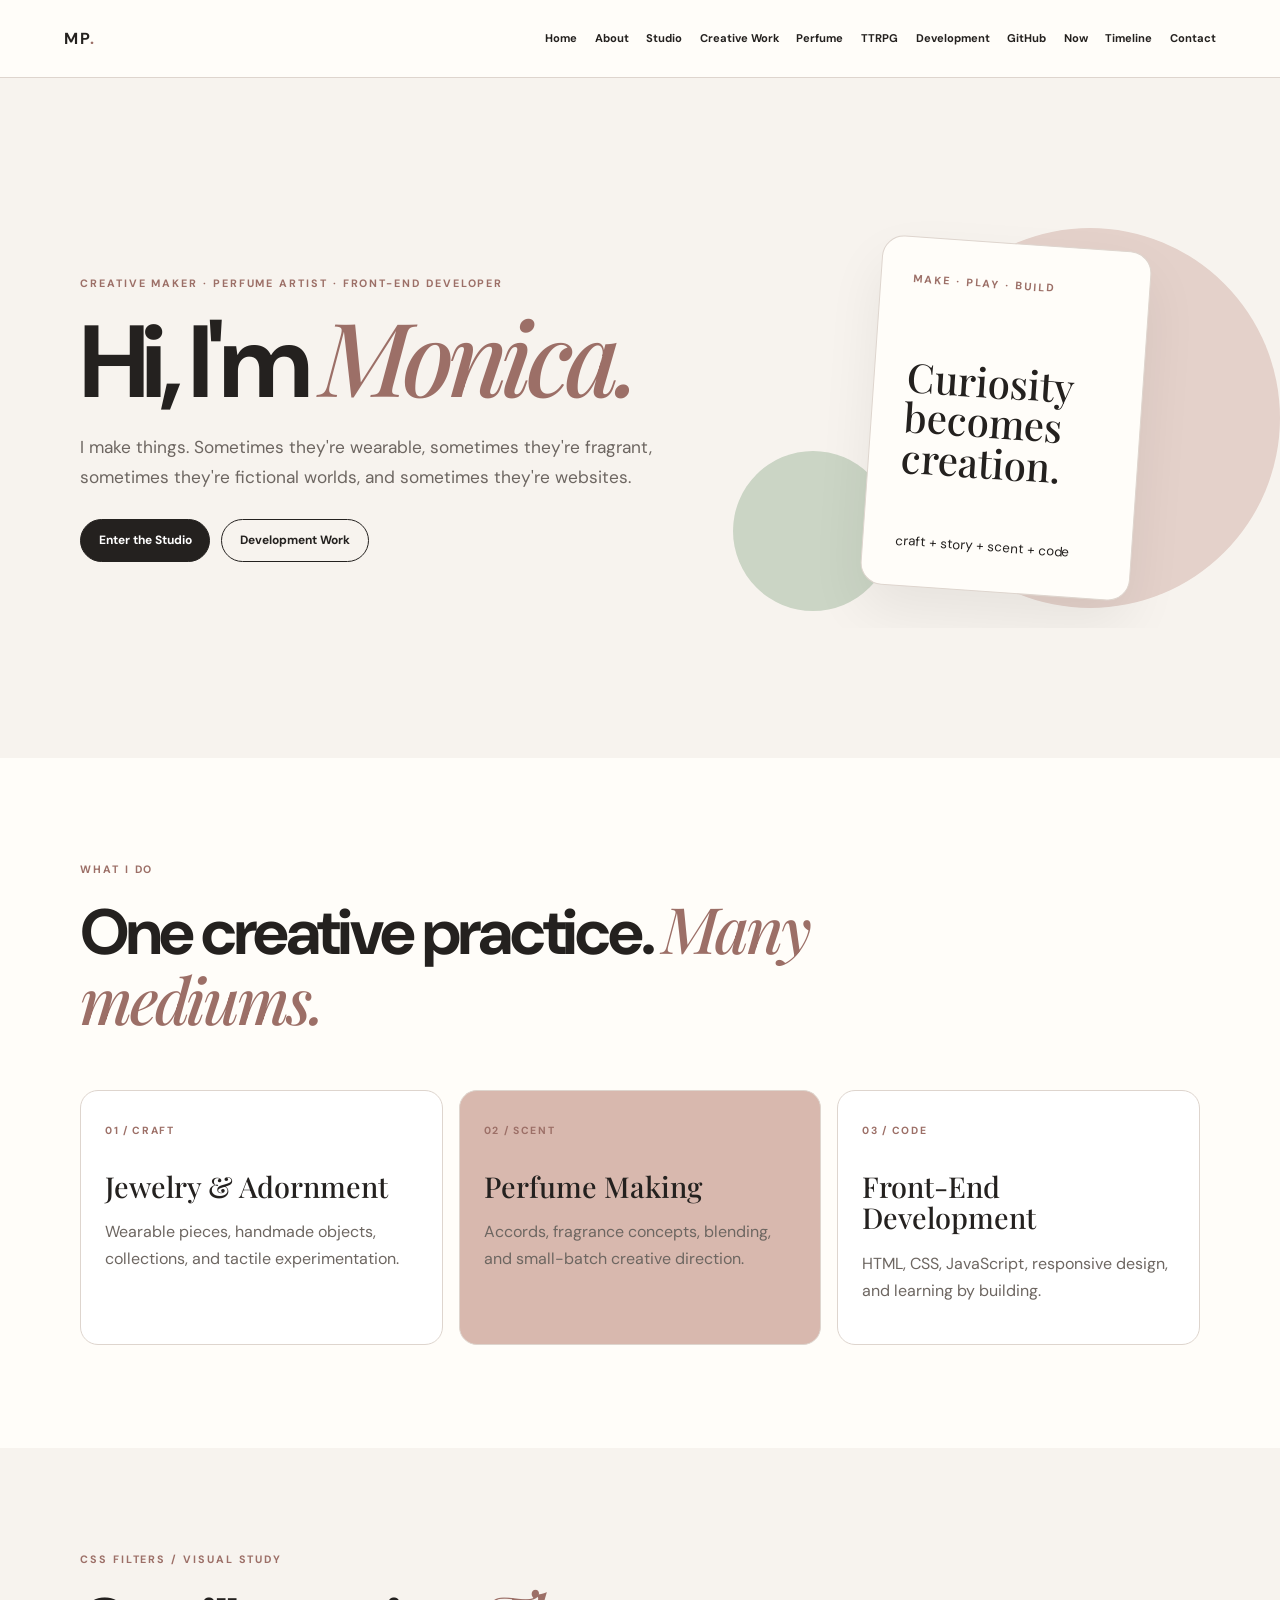
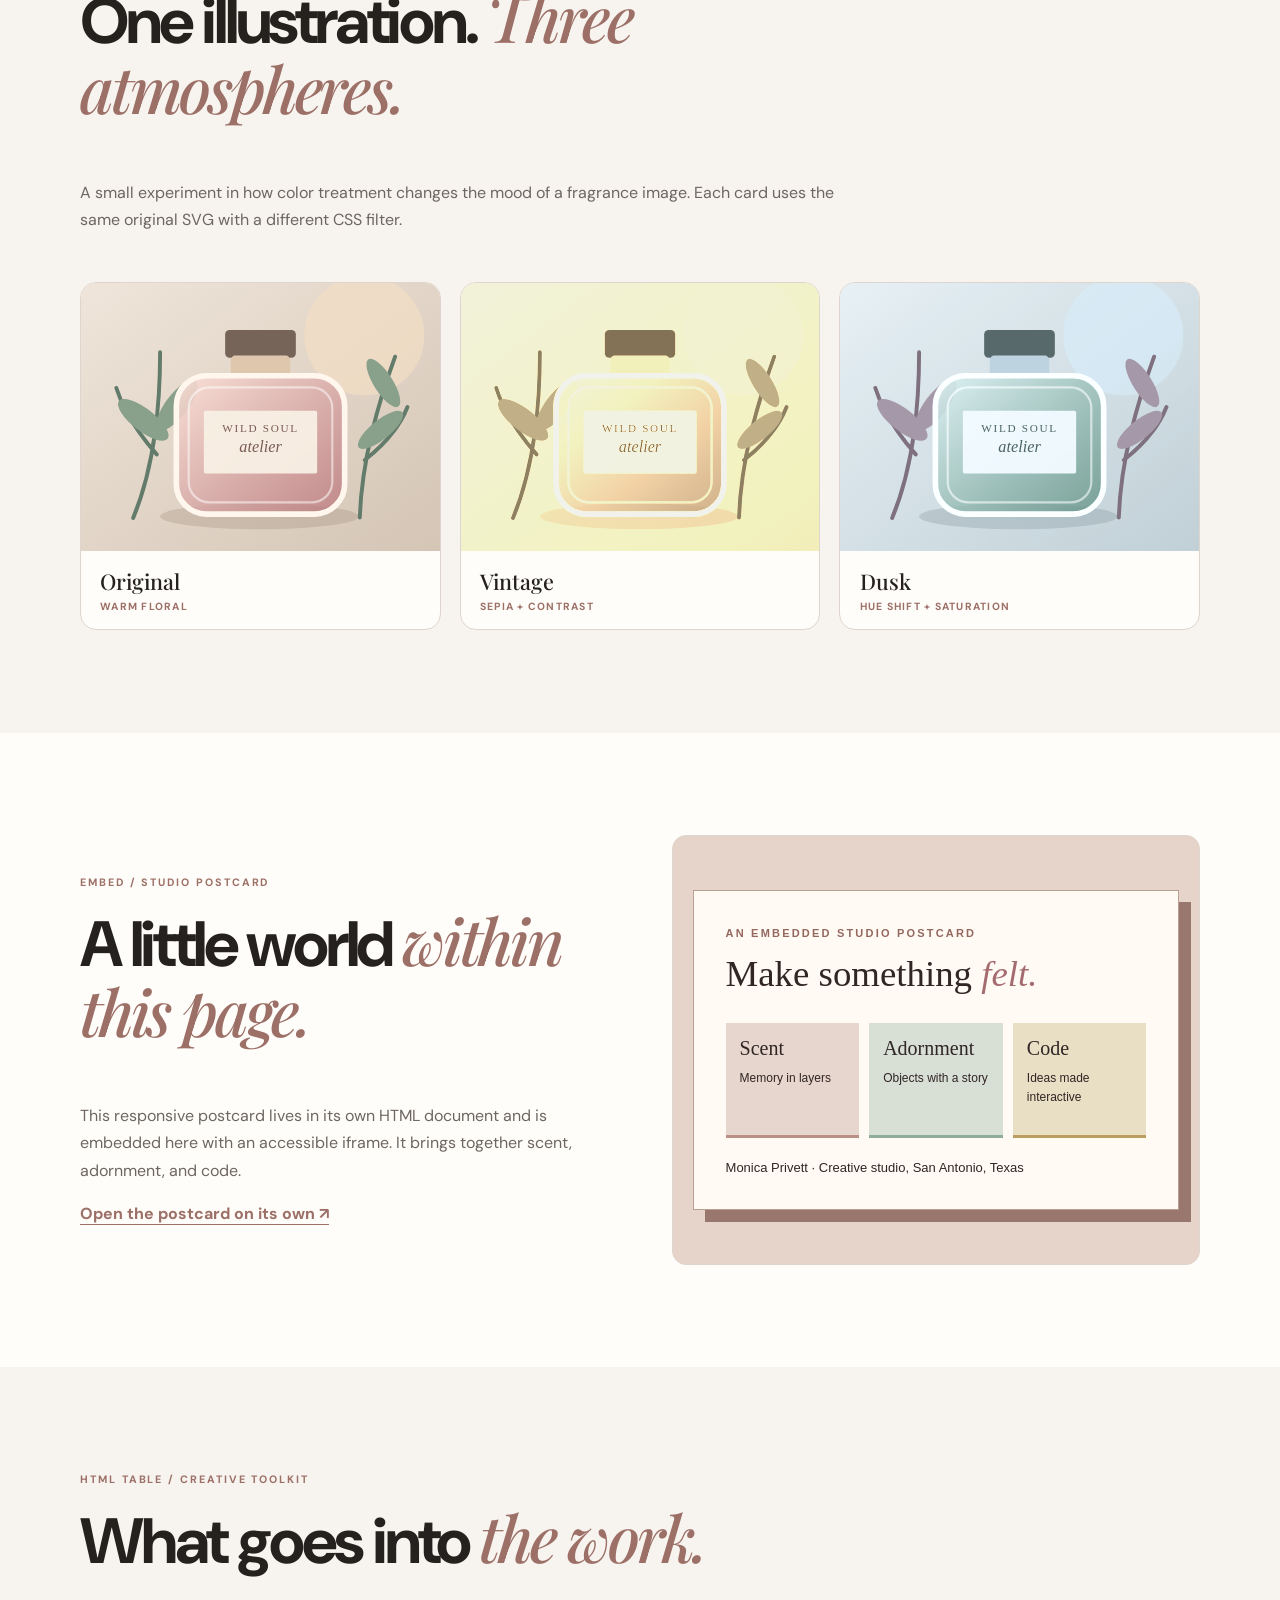
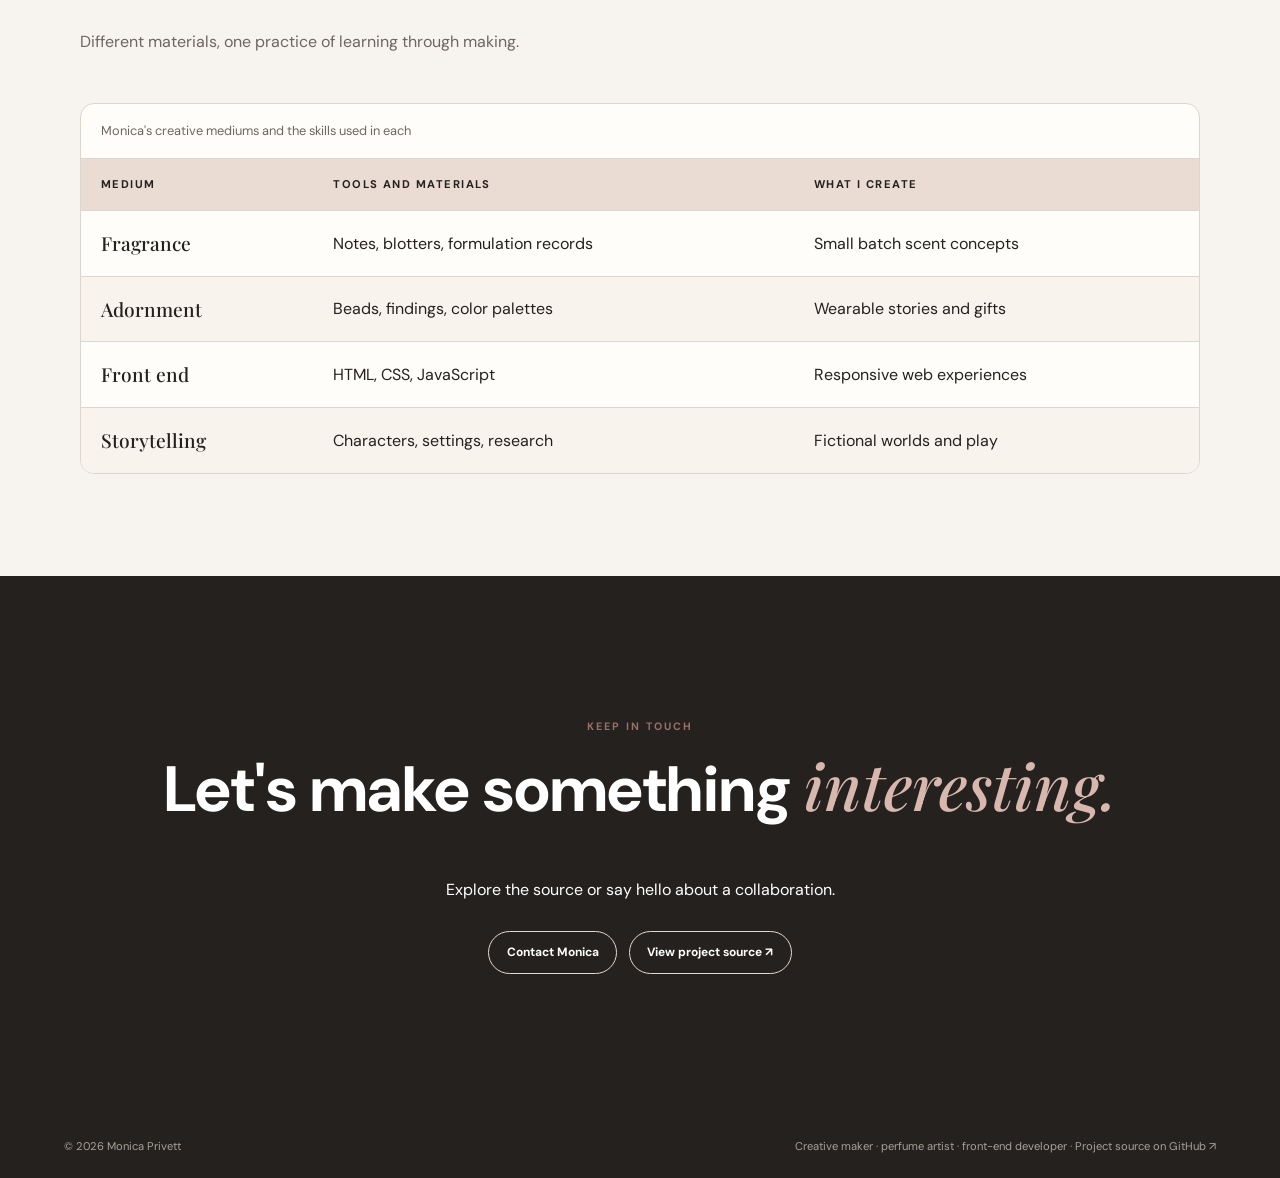
<file: monica-creative-portfolio/index.html>
<!doctype html><html lang="en"><head><meta charset="utf-8"><meta name="viewport" content="width=device-width,initial-scale=1"><title>Monica Privett | Creative Maker, Perfume Artist & Front-End Developer</title><meta name="description" content="Monica Privett’s portfolio: crafts, perfume making, TTRPG storytelling, front-end development, and creative projects."><meta name="robots" content="index,follow"><meta property="og:title" content="Monica Privett | Creative Maker, Perfume Artist & Front-End Developer"><meta property="og:description" content="Monica Privett’s portfolio: crafts, perfume making, TTRPG storytelling, front-end development, and creative projects."><meta property="og:type" content="website"><meta name="twitter:card" content="summary"><link rel="stylesheet" href="css/styles.css"></head><body><header class="site-header"><a class="logo" href="index.html">MP<span>.</span></a><button class="menu-toggle" aria-label="Toggle navigation" aria-expanded="false">☰</button><nav><a href="index.html">Home</a><a href="about.html">About</a><a href="studio.html">Studio</a><a href="creative-work.html">Creative Work</a><a href="perfume.html">Perfume</a><a href="ttrpg.html">TTRPG</a><a href="development.html">Development</a><a href="github.html">GitHub</a><a href="now-creating.html">Now</a><a href="timeline.html">Timeline</a><a href="contact.html">Contact</a></nav></header><main><section class='hero'><div><p class='eyebrow'>CREATIVE MAKER · PERFUME ARTIST · FRONT-END DEVELOPER</p><h1>Hi, I'm <em>Monica.</em></h1><p class='lead'>I make things. Sometimes they're wearable, sometimes they're fragrant, sometimes they're fictional worlds, and sometimes they're websites.</p><div class='actions'><a class='button primary' href='studio.html'>Enter the Studio</a><a class='button' href='development.html'>Development Work</a></div></div><div class='hero-art'><div class='orb a'></div><div class='orb b'></div><div class='paper-card'><span class='eyebrow'>MAKE · PLAY · BUILD</span><strong>Curiosity becomes creation.</strong><small>craft + story + scent + code</small></div></div></section><section class='section'><div class='container'><div class='section-head'><p class='eyebrow'>WHAT I DO</p><h2>One creative practice. <em>Many mediums.</em></h2></div><div class='cards'><article class='card'><span class='number'>01 / CRAFT</span><h3>Jewelry & Adornment</h3><p class='muted'>Wearable pieces, handmade objects, collections, and tactile experimentation.</p></article><article class='card'><span class='number'>02 / SCENT</span><h3>Perfume Making</h3><p class='muted'>Accords, fragrance concepts, blending, and small-batch creative direction.</p></article><article class='card'><span class='number'>03 / CODE</span><h3>Front-End Development</h3><p class='muted'>HTML, CSS, JavaScript, responsive design, and learning by building.</p></article></div></div></section><section class="section alt" id="filters"><div class="container"><div class="section-head"><p class="eyebrow">CSS FILTERS / VISUAL STUDY</p><h2>One illustration. <em>Three atmospheres.</em></h2><p class="muted">A small experiment in how color treatment changes the mood of a fragrance image. Each card uses the same original SVG with a different CSS filter.</p></div><div class="filter-grid"><figure class="filter-card"><img class="filter-original" src="assets/studio-bottle.svg" alt="Rose perfume bottle in a botanical studio illustration" loading="lazy"><figcaption>Original <span>Warm floral</span></figcaption></figure><figure class="filter-card"><img class="filter-vintage" src="assets/studio-bottle.svg" alt="The same botanical perfume illustration with a vintage sepia treatment" loading="lazy"><figcaption>Vintage <span>Sepia + contrast</span></figcaption></figure><figure class="filter-card"><img class="filter-dusk" src="assets/studio-bottle.svg" alt="The same botanical perfume illustration with a cool dusk color treatment" loading="lazy"><figcaption>Dusk <span>Hue shift + saturation</span></figcaption></figure></div></div></section>
<section class="section" id="embed"><div class="container feature"><div class="copy"><p class="eyebrow">EMBED / STUDIO POSTCARD</p><h2>A little world <em>within this page.</em></h2><p class="muted">This responsive postcard lives in its own HTML document and is embedded here with an accessible iframe. It brings together scent, adornment, and code.</p><a class="text-link" href="studio-embed.html">Open the postcard on its own ↗</a></div><iframe class="studio-frame" src="studio-embed.html" title="Monica Privett's creative studio postcard" loading="lazy"></iframe></div></section>
<section class="section alt" id="toolkit"><div class="container"><div class="section-head"><p class="eyebrow">HTML TABLE / CREATIVE TOOLKIT</p><h2>What goes into <em>the work.</em></h2><p class="muted">Different materials, one practice of learning through making.</p></div><div class="table-scroll"><table><caption>Monica's creative mediums and the skills used in each</caption><thead><tr><th scope="col">Medium</th><th scope="col">Tools and materials</th><th scope="col">What I create</th></tr></thead><tbody><tr><th scope="row">Fragrance</th><td>Notes, blotters, formulation records</td><td>Small batch scent concepts</td></tr><tr><th scope="row">Adornment</th><td>Beads, findings, color palettes</td><td>Wearable stories and gifts</td></tr><tr><th scope="row">Front end</th><td>HTML, CSS, JavaScript</td><td>Responsive web experiences</td></tr><tr><th scope="row">Storytelling</th><td>Characters, settings, research</td><td>Fictional worlds and play</td></tr></tbody></table></div></div></section>
<section class="contact"><div class="container"><p class="eyebrow">KEEP IN TOUCH</p><h2>Let's make something <em>interesting.</em></h2><p>Explore the source or say hello about a collaboration.</p><div class="actions centered"><a class="button light" href="contact.html">Contact Monica</a><a class="button light" href="https://github.com/SteppingStoneCake/monicasfinal" target="_blank" rel="noopener noreferrer">View project source ↗</a></div></div></section></main><footer><span>© 2026 Monica Privett</span><span>Creative maker · perfume artist · front-end developer · <a href="https://github.com/SteppingStoneCake/monicasfinal" target="_blank" rel="noopener noreferrer">Project source on GitHub ↗</a></span></footer><script src="js/main.js"></script></body></html>
</file>
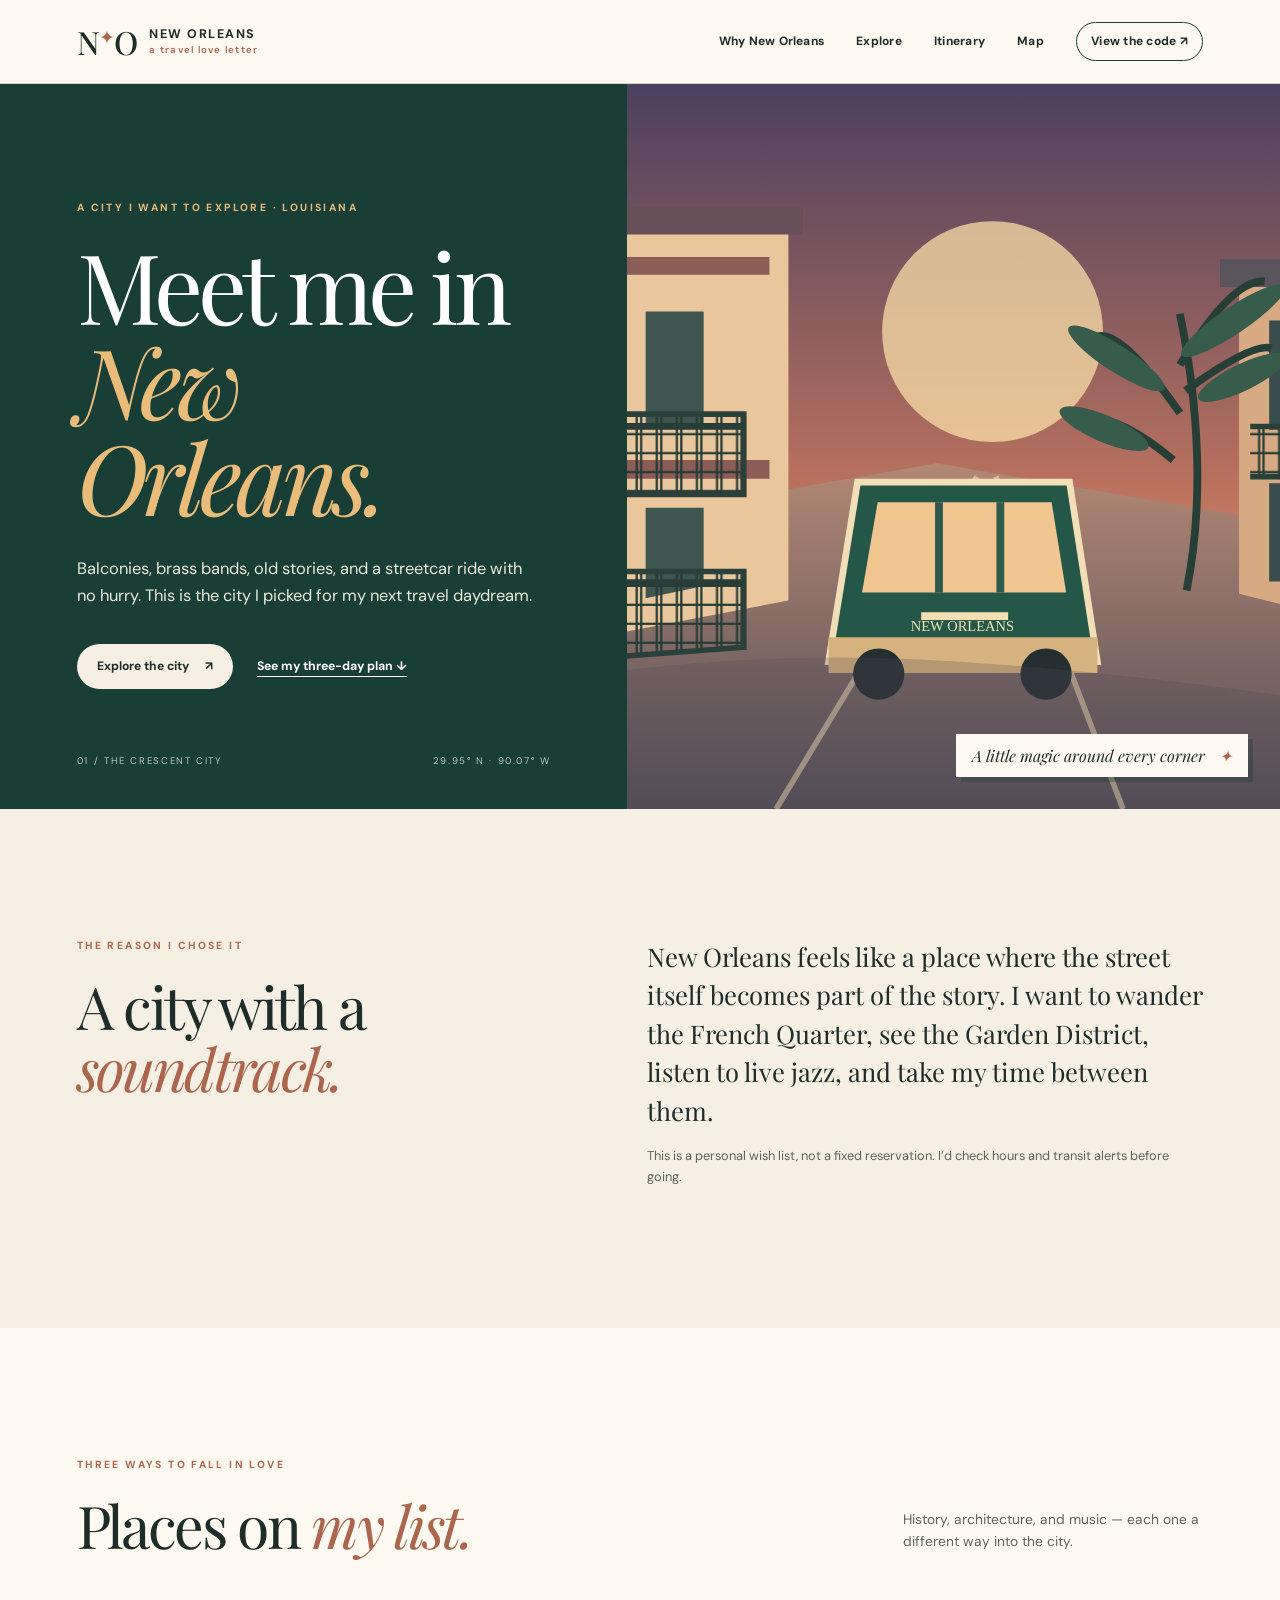
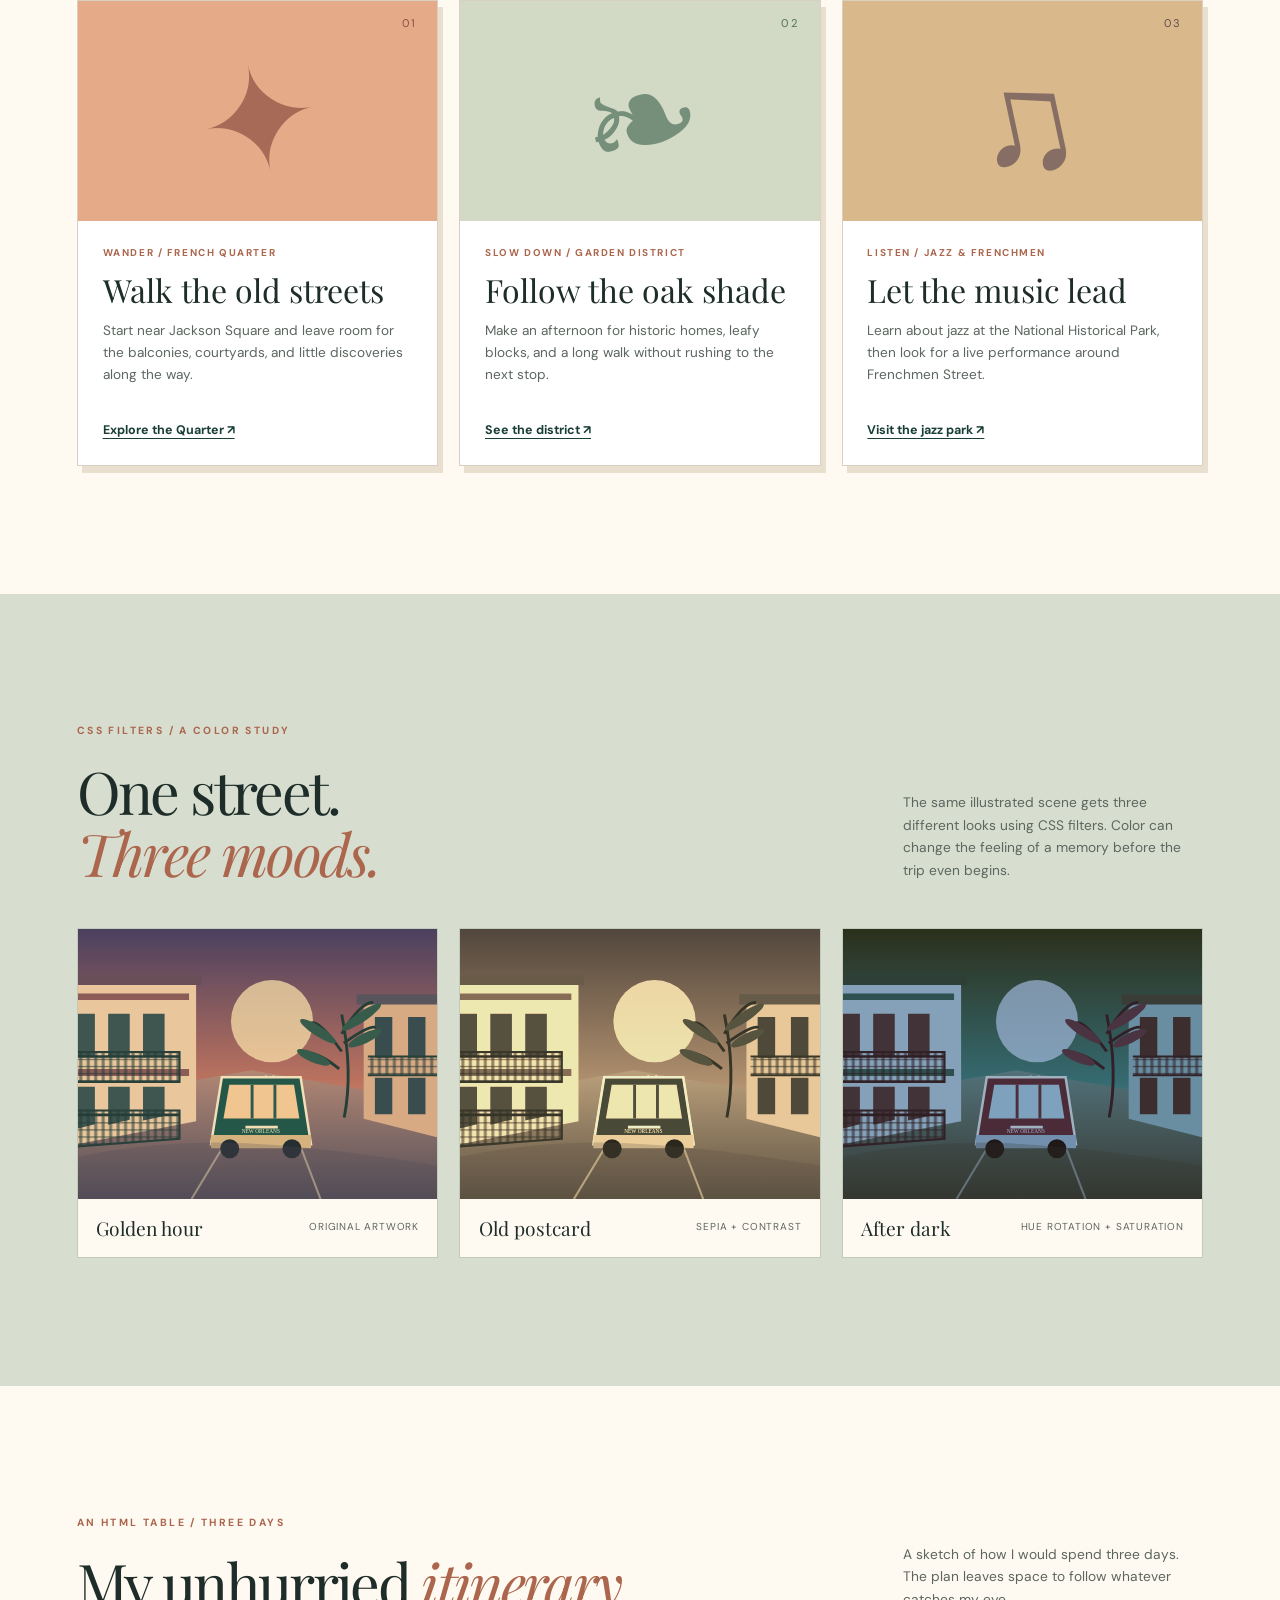
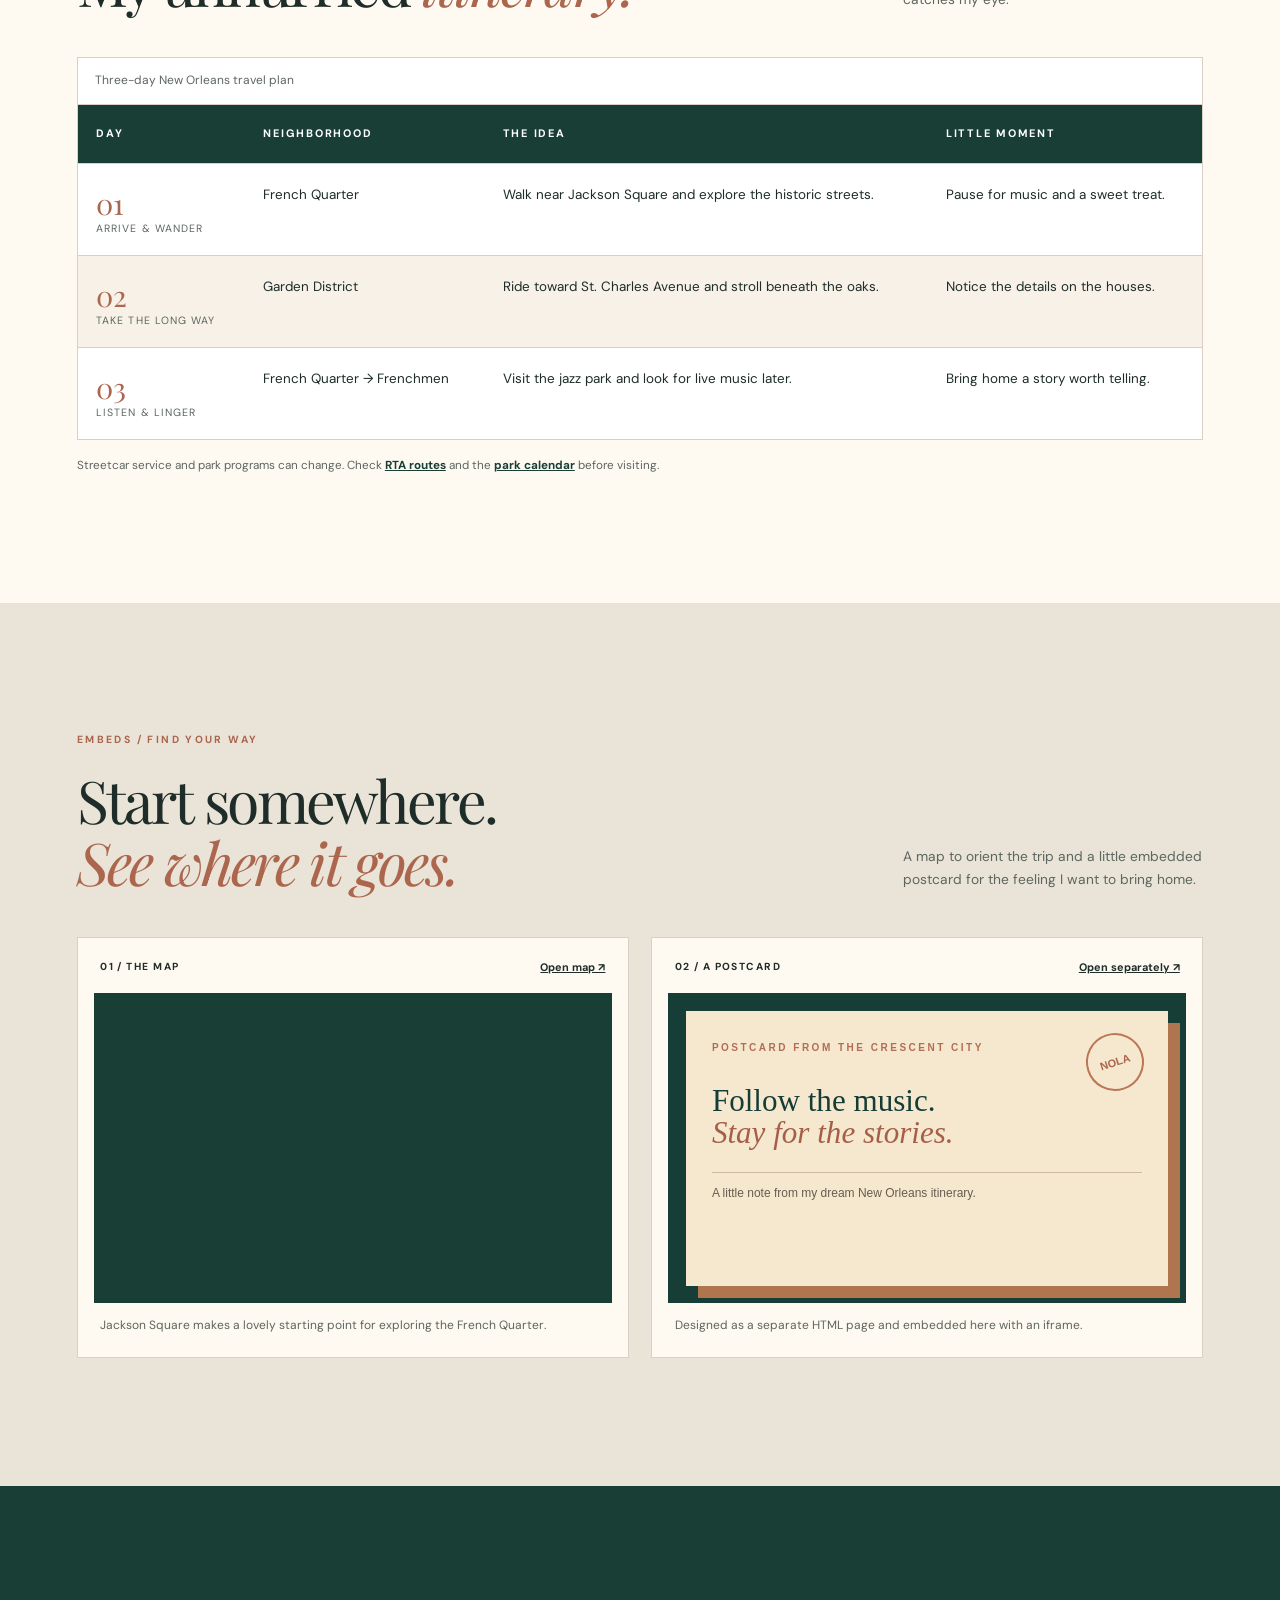
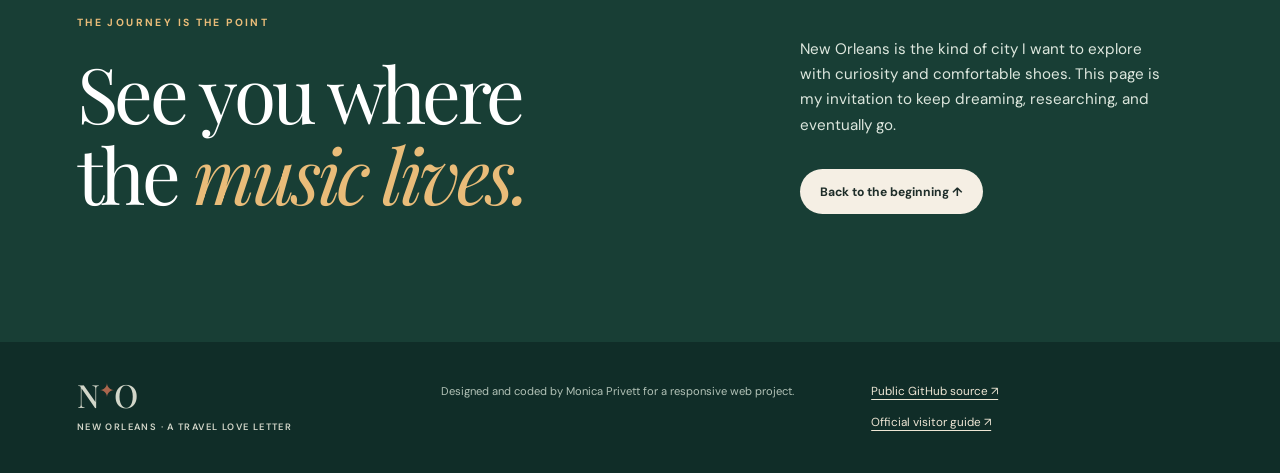
<file: new-orleans-travel/index.html>
<!doctype html>
<html lang="en">
<head>
  <meta charset="utf-8">
  <meta name="viewport" content="width=device-width, initial-scale=1">
  <meta name="description" content="Monica's illustrated New Orleans travel guide: neighborhoods, jazz, a three-day itinerary, a map, and a visual CSS filter study.">
  <title>New Orleans, My Kind of City | Monica's Travel Guide</title>
  <link rel="icon" href="assets/quarter.svg" type="image/svg+xml">
  <link rel="stylesheet" href="styles.css">
  <script src="script.js" defer></script>
</head>
<body>
  <a class="skip" href="#main">Skip to content</a>
  <header class="site-header">
    <a class="brand" href="#top" aria-label="New Orleans travel guide home"><span class="brand-mark">N<span>✦</span>O</span><span class="brand-text">New Orleans<br><small>a travel love letter</small></span></a>
    <button class="menu-toggle" type="button" aria-label="Open navigation" aria-controls="site-nav" aria-expanded="false"><span></span><span></span><span></span></button>
    <nav id="site-nav" aria-label="Main navigation"><a href="#why">Why New Orleans</a><a href="#explore">Explore</a><a href="#itinerary">Itinerary</a><a href="#map">Map</a><a class="nav-cta" href="https://github.com/SteppingStoneCake/monicasfinal/tree/main/new-orleans-travel" target="_blank" rel="noopener noreferrer">View the code ↗</a></nav>
  </header>
  <main id="main">
    <section class="hero" id="top">
      <div class="hero-copy"><p class="eyebrow light">A CITY I WANT TO EXPLORE · LOUISIANA</p><h1>Meet me in<br><em>New Orleans.</em></h1><p class="hero-lead">Balconies, brass bands, old stories, and a streetcar ride with no hurry. This is the city I picked for my next travel daydream.</p><div class="hero-actions"><a class="button button-cream" href="#explore">Explore the city <span aria-hidden="true">↗</span></a><a class="underlined" href="#itinerary">See my three-day plan ↓</a></div><div class="hero-index"><span>01 / THE CRESCENT CITY</span><span>29.95° N · 90.07° W</span></div></div>
      <div class="hero-image"><img src="assets/quarter.svg" alt="Illustration of a New Orleans streetcar passing iron balconies in the evening" width="960" height="650"><div class="image-label">A little magic around every corner <span>✦</span></div></div>
    </section>
    <section class="intro section" id="why"><div class="container intro-grid"><div><p class="eyebrow">THE REASON I CHOSE IT</p><h2>A city with a <em>soundtrack.</em></h2></div><div><p class="intro-lead">New Orleans feels like a place where the street itself becomes part of the story. I want to wander the French Quarter, see the Garden District, listen to live jazz, and take my time between them.</p><p class="small-note">This is a personal wish list, not a fixed reservation. I’d check hours and transit alerts before going.</p></div></div></section>
    <section class="section places" id="explore"><div class="container"><div class="section-top"><div><p class="eyebrow">THREE WAYS TO FALL IN LOVE</p><h2>Places on <em>my list.</em></h2></div><p>History, architecture, and music — each one a different way into the city.</p></div><div class="card-grid">
      <article class="place-card"><div class="card-art quarter-art" aria-hidden="true"><span>✦</span><b>01</b></div><div class="card-body"><p class="card-kicker">WANDER / FRENCH QUARTER</p><h3>Walk the old streets</h3><p>Start near Jackson Square and leave room for the balconies, courtyards, and little discoveries along the way.</p><a href="https://www.neworleans.com/plan/neighborhoods/french-quarter/" target="_blank" rel="noopener noreferrer">Explore the Quarter ↗</a></div></article>
      <article class="place-card"><div class="card-art garden-art" aria-hidden="true"><span>❧</span><b>02</b></div><div class="card-body"><p class="card-kicker">SLOW DOWN / GARDEN DISTRICT</p><h3>Follow the oak shade</h3><p>Make an afternoon for historic homes, leafy blocks, and a long walk without rushing to the next stop.</p><a href="https://www.neworleans.com/blog/post/guide-to-the-garden-district/" target="_blank" rel="noopener noreferrer">See the district ↗</a></div></article>
      <article class="place-card"><div class="card-art music-art" aria-hidden="true"><span>♫</span><b>03</b></div><div class="card-body"><p class="card-kicker">LISTEN / JAZZ & FRENCHMEN</p><h3>Let the music lead</h3><p>Learn about jazz at the National Historical Park, then look for a live performance around Frenchmen Street.</p><a href="https://www.nps.gov/jazz/index.htm" target="_blank" rel="noopener noreferrer">Visit the jazz park ↗</a></div></article>
    </div></div></section>
    <section class="section filter-section" id="filters"><div class="container"><div class="section-top"><div><p class="eyebrow">CSS FILTERS / A COLOR STUDY</p><h2>One street.<br><em>Three moods.</em></h2></div><p>The same illustrated scene gets three different looks using CSS filters. Color can change the feeling of a memory before the trip even begins.</p></div><div class="filter-grid"><figure><img class="filter-original" src="assets/quarter.svg" alt="Warm original colors on an illustrated New Orleans street" loading="lazy"><figcaption><strong>Golden hour</strong><span>Original artwork</span></figcaption></figure><figure><img class="filter-sepia" src="assets/quarter.svg" alt="Vintage sepia treatment of the New Orleans street illustration" loading="lazy"><figcaption><strong>Old postcard</strong><span>Sepia + contrast</span></figcaption></figure><figure><img class="filter-night" src="assets/quarter.svg" alt="Cool blue evening treatment of the New Orleans street illustration" loading="lazy"><figcaption><strong>After dark</strong><span>Hue rotation + saturation</span></figcaption></figure></div></div></section>
    <section class="section itinerary-section" id="itinerary"><div class="container"><div class="section-top"><div><p class="eyebrow">AN HTML TABLE / THREE DAYS</p><h2>My unhurried <em>itinerary.</em></h2></div><p>A sketch of how I would spend three days. The plan leaves space to follow whatever catches my eye.</p></div><div class="table-wrap"><table><caption>Three-day New Orleans travel plan</caption><thead><tr><th scope="col">Day</th><th scope="col">Neighborhood</th><th scope="col">The idea</th><th scope="col">Little moment</th></tr></thead><tbody><tr><th scope="row">01 <span>Arrive & wander</span></th><td>French Quarter</td><td>Walk near Jackson Square and explore the historic streets.</td><td>Pause for music and a sweet treat.</td></tr><tr><th scope="row">02 <span>Take the long way</span></th><td>Garden District</td><td>Ride toward St. Charles Avenue and stroll beneath the oaks.</td><td>Notice the details on the houses.</td></tr><tr><th scope="row">03 <span>Listen & linger</span></th><td>French Quarter → Frenchmen</td><td>Visit the jazz park and look for live music later.</td><td>Bring home a story worth telling.</td></tr></tbody></table></div><p class="table-note">Streetcar service and park programs can change. Check <a href="https://www.norta.com/ride-with-us/system-overview" target="_blank" rel="noopener noreferrer">RTA routes</a> and the <a href="https://www.nps.gov/jazz/planyourvisit/calendar.htm" target="_blank" rel="noopener noreferrer">park calendar</a> before visiting.</p></div></section>
    <section class="section embed-section" id="map"><div class="container"><div class="section-top"><div><p class="eyebrow">EMBEDS / FIND YOUR WAY</p><h2>Start somewhere.<br><em>See where it goes.</em></h2></div><p>A map to orient the trip and a little embedded postcard for the feeling I want to bring home.</p></div><div class="embed-grid"><div class="embed-card"><div class="embed-heading"><span>01 / THE MAP</span><a href="https://www.google.com/maps/search/?api=1&query=Jackson+Square+New+Orleans" target="_blank" rel="noopener noreferrer">Open map ↗</a></div><iframe src="https://www.google.com/maps?q=Jackson+Square+New+Orleans&output=embed" title="Map centered on Jackson Square in New Orleans" loading="lazy" referrerpolicy="no-referrer-when-downgrade"></iframe><p>Jackson Square makes a lovely starting point for exploring the French Quarter.</p></div><div class="embed-card"><div class="embed-heading"><span>02 / A POSTCARD</span><a href="postcard.html">Open separately ↗</a></div><iframe src="postcard.html" title="Illustrated New Orleans travel postcard" loading="lazy"></iframe><p>Designed as a separate HTML page and embedded here with an iframe.</p></div></div></div></section>
    <section class="closing"><div class="container closing-grid"><div><p class="eyebrow light">THE JOURNEY IS THE POINT</p><h2>See you where<br>the <em>music lives.</em></h2></div><div><p>New Orleans is the kind of city I want to explore with curiosity and comfortable shoes. This page is my invitation to keep dreaming, researching, and eventually go.</p><a class="button button-cream" href="#top">Back to the beginning ↑</a></div></div></section>
  </main>
  <footer><div class="container footer-grid"><div class="footer-brand">N<span>✦</span>O <small>New Orleans · a travel love letter</small></div><p>Designed and coded by Monica Privett for a responsive web project.</p><div class="footer-links"><a href="https://github.com/SteppingStoneCake/monicasfinal/tree/main/new-orleans-travel" target="_blank" rel="noopener noreferrer">Public GitHub source ↗</a><a href="https://www.neworleans.com/" target="_blank" rel="noopener noreferrer">Official visitor guide ↗</a></div></div></footer>
</body>
</html>
</file>
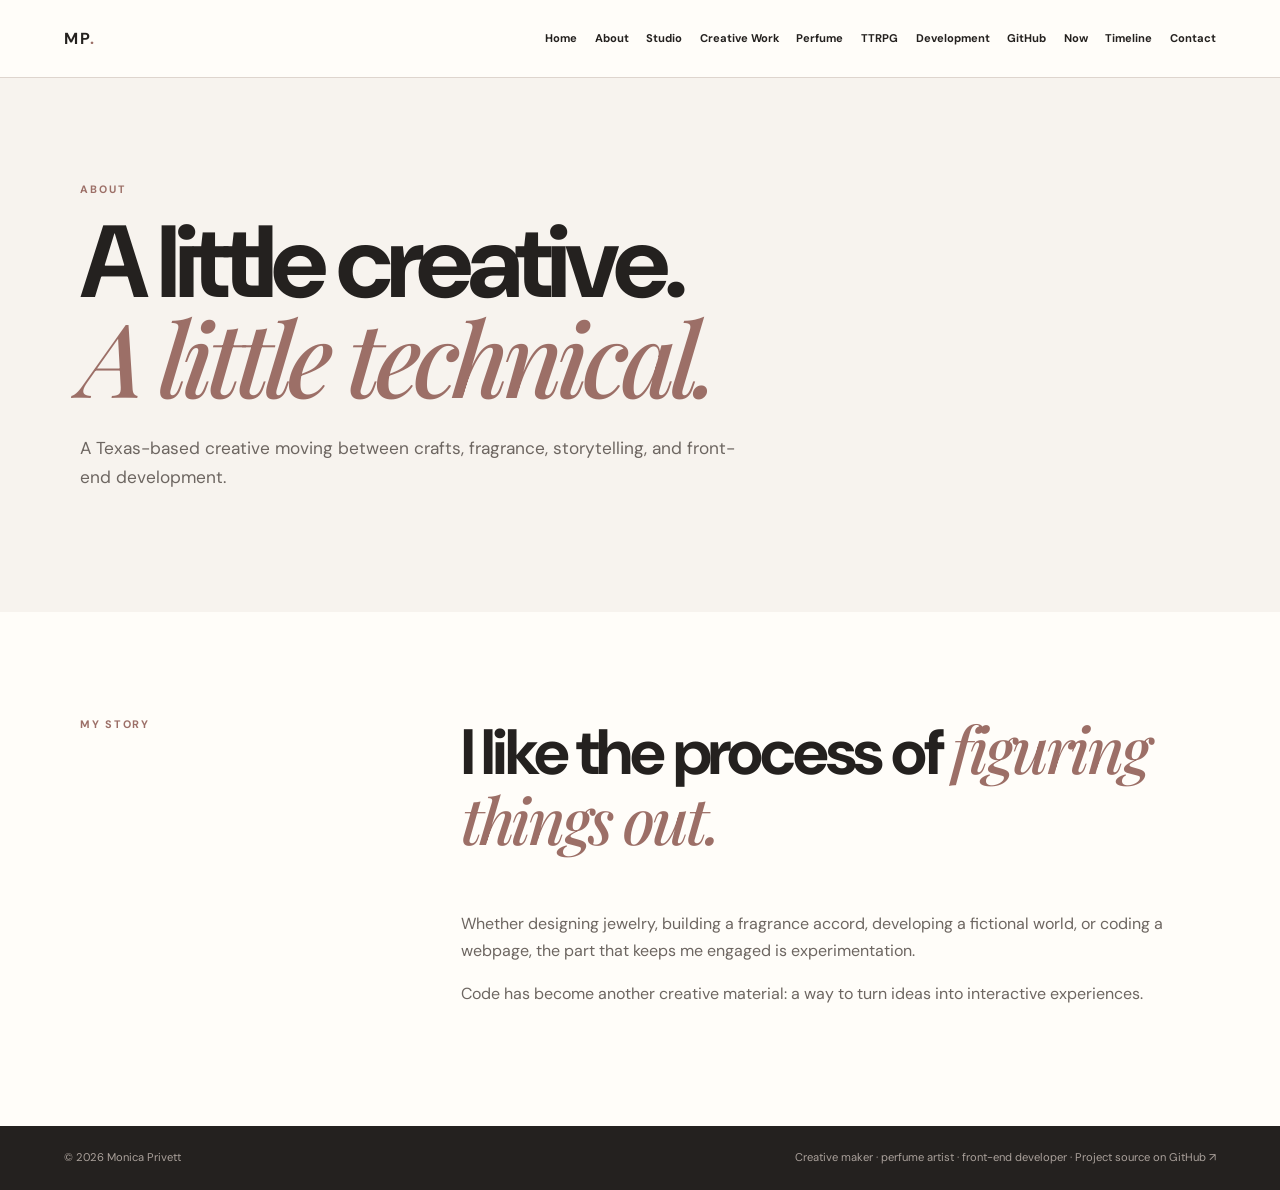
<file: monica-creative-portfolio/about.html>
<!doctype html><html lang="en"><head><meta charset="utf-8"><meta name="viewport" content="width=device-width,initial-scale=1"><title>About Monica Privett</title><meta name="description" content="Learn about Monica Privett’s creative practice, interests, and journey into front-end development."><meta name="robots" content="index,follow"><meta property="og:title" content="About Monica Privett"><meta property="og:description" content="Learn about Monica Privett’s creative practice, interests, and journey into front-end development."><meta property="og:type" content="website"><meta name="twitter:card" content="summary"><link rel="stylesheet" href="css/styles.css"></head><body><header class="site-header"><a class="logo" href="index.html">MP<span>.</span></a><button class="menu-toggle" aria-label="Toggle navigation" aria-expanded="false">☰</button><nav><a href="index.html">Home</a><a href="about.html">About</a><a href="studio.html">Studio</a><a href="creative-work.html">Creative Work</a><a href="perfume.html">Perfume</a><a href="ttrpg.html">TTRPG</a><a href="development.html">Development</a><a href="github.html">GitHub</a><a href="now-creating.html">Now</a><a href="timeline.html">Timeline</a><a href="contact.html">Contact</a></nav></header><section class='page-hero'><div class='container'><p class='eyebrow'>ABOUT</p><h1>A little creative.<br><em>A little technical.</em></h1><p class='lead'>A Texas-based creative moving between crafts, fragrance, storytelling, and front-end development.</p></div></section><section class='section'><div class='container split'><div class='label'>MY STORY</div><div class='copy'><h2>I like the process of <em>figuring things out.</em></h2><p class='muted'>Whether designing jewelry, building a fragrance accord, developing a fictional world, or coding a webpage, the part that keeps me engaged is experimentation.</p><p class='muted'>Code has become another creative material: a way to turn ideas into interactive experiences.</p></div></div></section><footer><span>© 2026 Monica Privett</span><span>Creative maker · perfume artist · front-end developer · <a href="https://github.com/SteppingStoneCake/monicasfinal" target="_blank" rel="noopener noreferrer">Project source on GitHub ↗</a></span></footer><script src="js/main.js"></script></body></html>
</file>
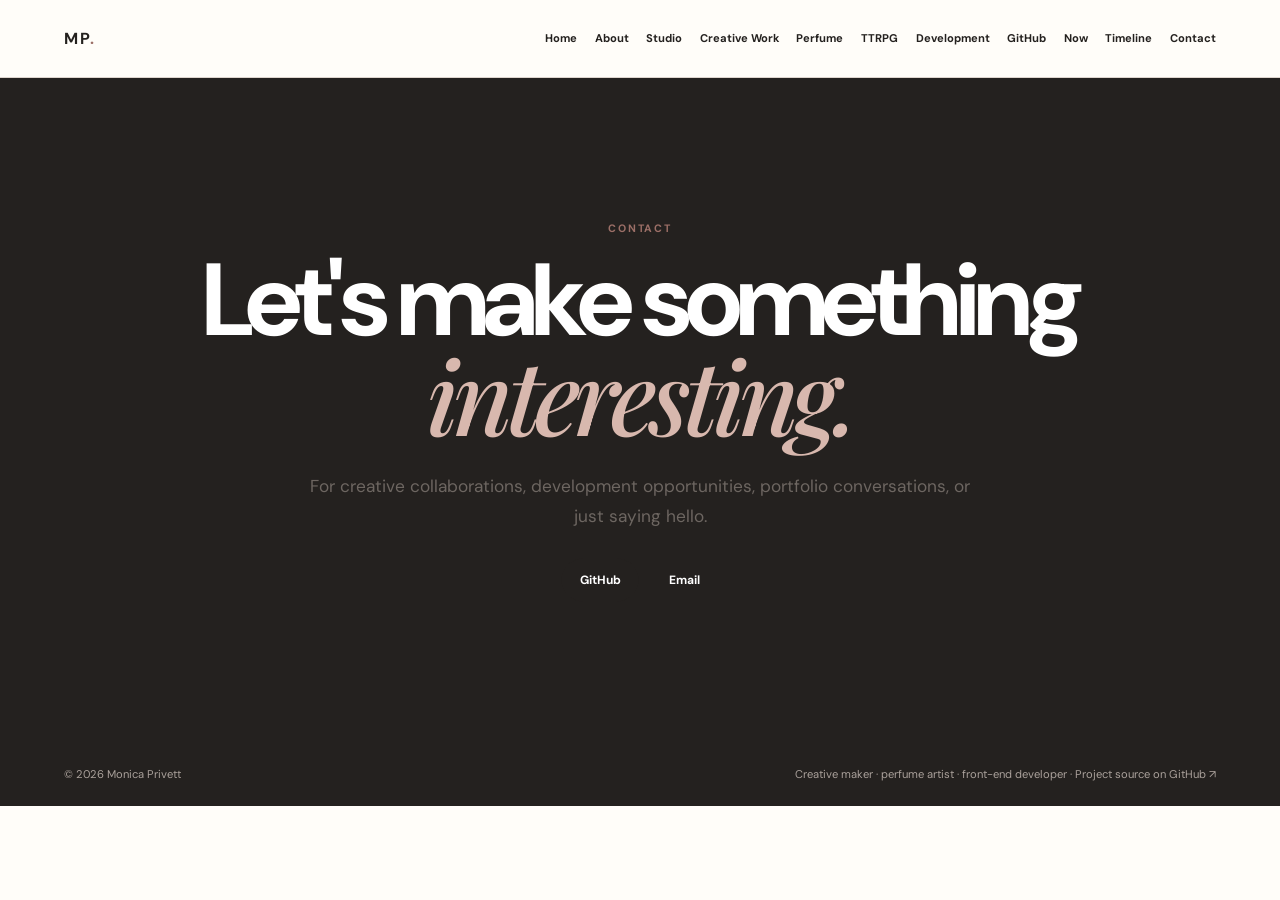
<file: monica-creative-portfolio/contact.html>
<!doctype html><html lang="en"><head><meta charset="utf-8"><meta name="viewport" content="width=device-width,initial-scale=1"><title>Contact | Monica Privett</title><meta name="description" content="Contact Monica Privett for creative collaborations, development opportunities, portfolio conversations, or hello."><meta name="robots" content="index,follow"><meta property="og:title" content="Contact | Monica Privett"><meta property="og:description" content="Contact Monica Privett for creative collaborations, development opportunities, portfolio conversations, or hello."><meta property="og:type" content="website"><meta name="twitter:card" content="summary"><link rel="stylesheet" href="css/styles.css"></head><body><header class="site-header"><a class="logo" href="index.html">MP<span>.</span></a><button class="menu-toggle" aria-label="Toggle navigation" aria-expanded="false">☰</button><nav><a href="index.html">Home</a><a href="about.html">About</a><a href="studio.html">Studio</a><a href="creative-work.html">Creative Work</a><a href="perfume.html">Perfume</a><a href="ttrpg.html">TTRPG</a><a href="development.html">Development</a><a href="github.html">GitHub</a><a href="now-creating.html">Now</a><a href="timeline.html">Timeline</a><a href="contact.html">Contact</a></nav></header><section class='contact'><div class='container'><p class='eyebrow'>CONTACT</p><h1>Let's make something <em>interesting.</em></h1><p class='lead' style='margin:auto'>For creative collaborations, development opportunities, portfolio conversations, or just saying hello.</p><div class='actions' style='justify-content:center'><a class='button primary' href='https://github.com/SteppingStoneCake' target='_blank' rel='noopener'>GitHub</a><a class='button' href='mailto:mrpsmothers@gmail.com'>Email</a></div></div></section><footer><span>© 2026 Monica Privett</span><span>Creative maker · perfume artist · front-end developer · <a href="https://github.com/SteppingStoneCake/monicasfinal" target="_blank" rel="noopener noreferrer">Project source on GitHub ↗</a></span></footer><script src="js/main.js"></script></body></html>
</file>
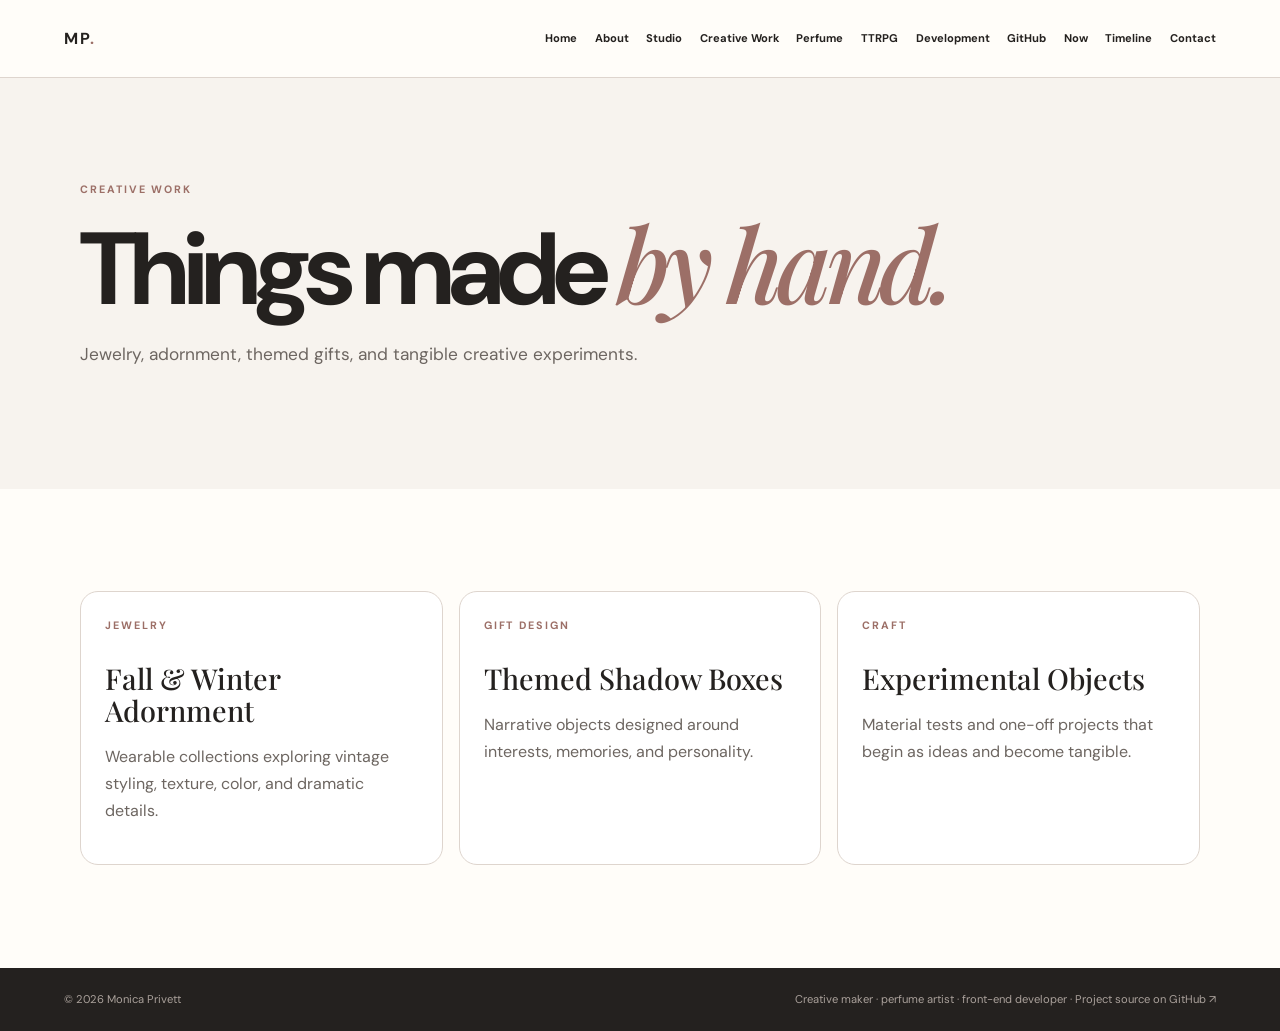
<file: monica-creative-portfolio/creative-work.html>
<!doctype html><html lang="en"><head><meta charset="utf-8"><meta name="viewport" content="width=device-width,initial-scale=1"><title>Creative Work | Monica Privett</title><meta name="description" content="A portfolio of handmade crafts, jewelry, adornment, gifts, and creative collections."><meta name="robots" content="index,follow"><meta property="og:title" content="Creative Work | Monica Privett"><meta property="og:description" content="A portfolio of handmade crafts, jewelry, adornment, gifts, and creative collections."><meta property="og:type" content="website"><meta name="twitter:card" content="summary"><link rel="stylesheet" href="css/styles.css"></head><body><header class="site-header"><a class="logo" href="index.html">MP<span>.</span></a><button class="menu-toggle" aria-label="Toggle navigation" aria-expanded="false">☰</button><nav><a href="index.html">Home</a><a href="about.html">About</a><a href="studio.html">Studio</a><a href="creative-work.html">Creative Work</a><a href="perfume.html">Perfume</a><a href="ttrpg.html">TTRPG</a><a href="development.html">Development</a><a href="github.html">GitHub</a><a href="now-creating.html">Now</a><a href="timeline.html">Timeline</a><a href="contact.html">Contact</a></nav></header><section class='page-hero'><div class='container'><p class='eyebrow'>CREATIVE WORK</p><h1>Things made <em>by hand.</em></h1><p class='lead'>Jewelry, adornment, themed gifts, and tangible creative experiments.</p></div></section><section class='section'><div class='container project-grid'><article class='project'><p class='eyebrow'>JEWELRY</p><h3>Fall & Winter Adornment</h3><p class='muted'>Wearable collections exploring vintage styling, texture, color, and dramatic details.</p></article><article class='project'><p class='eyebrow'>GIFT DESIGN</p><h3>Themed Shadow Boxes</h3><p class='muted'>Narrative objects designed around interests, memories, and personality.</p></article><article class='project'><p class='eyebrow'>CRAFT</p><h3>Experimental Objects</h3><p class='muted'>Material tests and one-off projects that begin as ideas and become tangible.</p></article></div></section><footer><span>© 2026 Monica Privett</span><span>Creative maker · perfume artist · front-end developer · <a href="https://github.com/SteppingStoneCake/monicasfinal" target="_blank" rel="noopener noreferrer">Project source on GitHub ↗</a></span></footer><script src="js/main.js"></script></body></html>
</file>
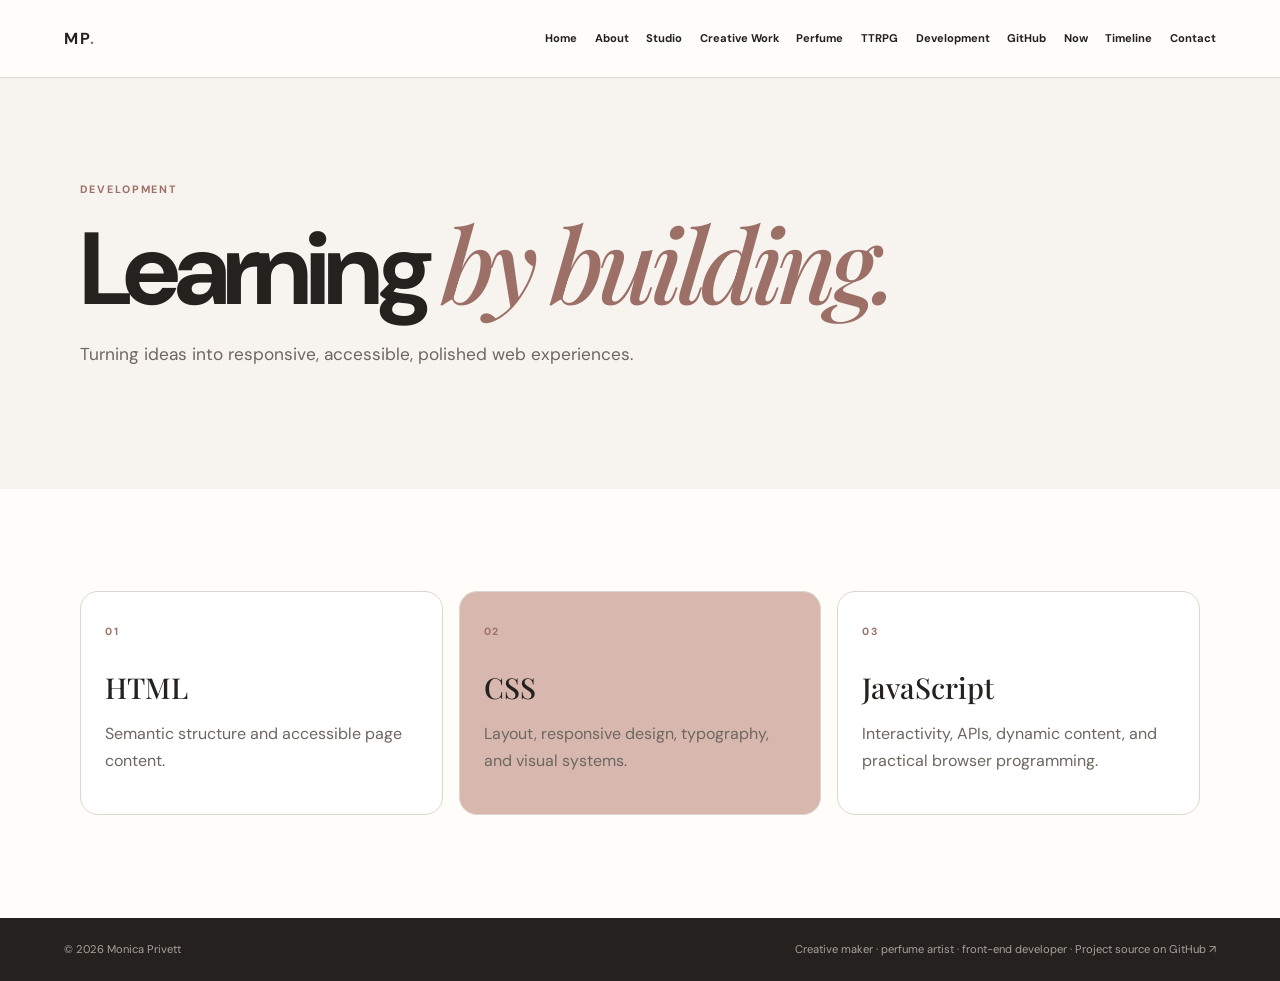
<file: monica-creative-portfolio/development.html>
<!doctype html><html lang="en"><head><meta charset="utf-8"><meta name="viewport" content="width=device-width,initial-scale=1"><title>Front-End Development | Monica Privett</title><meta name="description" content="HTML, CSS, JavaScript, responsive design, and Monica Privett’s development journey."><meta name="robots" content="index,follow"><meta property="og:title" content="Front-End Development | Monica Privett"><meta property="og:description" content="HTML, CSS, JavaScript, responsive design, and Monica Privett’s development journey."><meta property="og:type" content="website"><meta name="twitter:card" content="summary"><link rel="stylesheet" href="css/styles.css"></head><body><header class="site-header"><a class="logo" href="index.html">MP<span>.</span></a><button class="menu-toggle" aria-label="Toggle navigation" aria-expanded="false">☰</button><nav><a href="index.html">Home</a><a href="about.html">About</a><a href="studio.html">Studio</a><a href="creative-work.html">Creative Work</a><a href="perfume.html">Perfume</a><a href="ttrpg.html">TTRPG</a><a href="development.html">Development</a><a href="github.html">GitHub</a><a href="now-creating.html">Now</a><a href="timeline.html">Timeline</a><a href="contact.html">Contact</a></nav></header><section class='page-hero'><div class='container'><p class='eyebrow'>DEVELOPMENT</p><h1>Learning <em>by building.</em></h1><p class='lead'>Turning ideas into responsive, accessible, polished web experiences.</p></div></section><section class='section'><div class='container cards'><article class='card'><span class='number'>01</span><h3>HTML</h3><p class='muted'>Semantic structure and accessible page content.</p></article><article class='card'><span class='number'>02</span><h3>CSS</h3><p class='muted'>Layout, responsive design, typography, and visual systems.</p></article><article class='card'><span class='number'>03</span><h3>JavaScript</h3><p class='muted'>Interactivity, APIs, dynamic content, and practical browser programming.</p></article></div></section><footer><span>© 2026 Monica Privett</span><span>Creative maker · perfume artist · front-end developer · <a href="https://github.com/SteppingStoneCake/monicasfinal" target="_blank" rel="noopener noreferrer">Project source on GitHub ↗</a></span></footer><script src="js/main.js"></script></body></html>
</file>
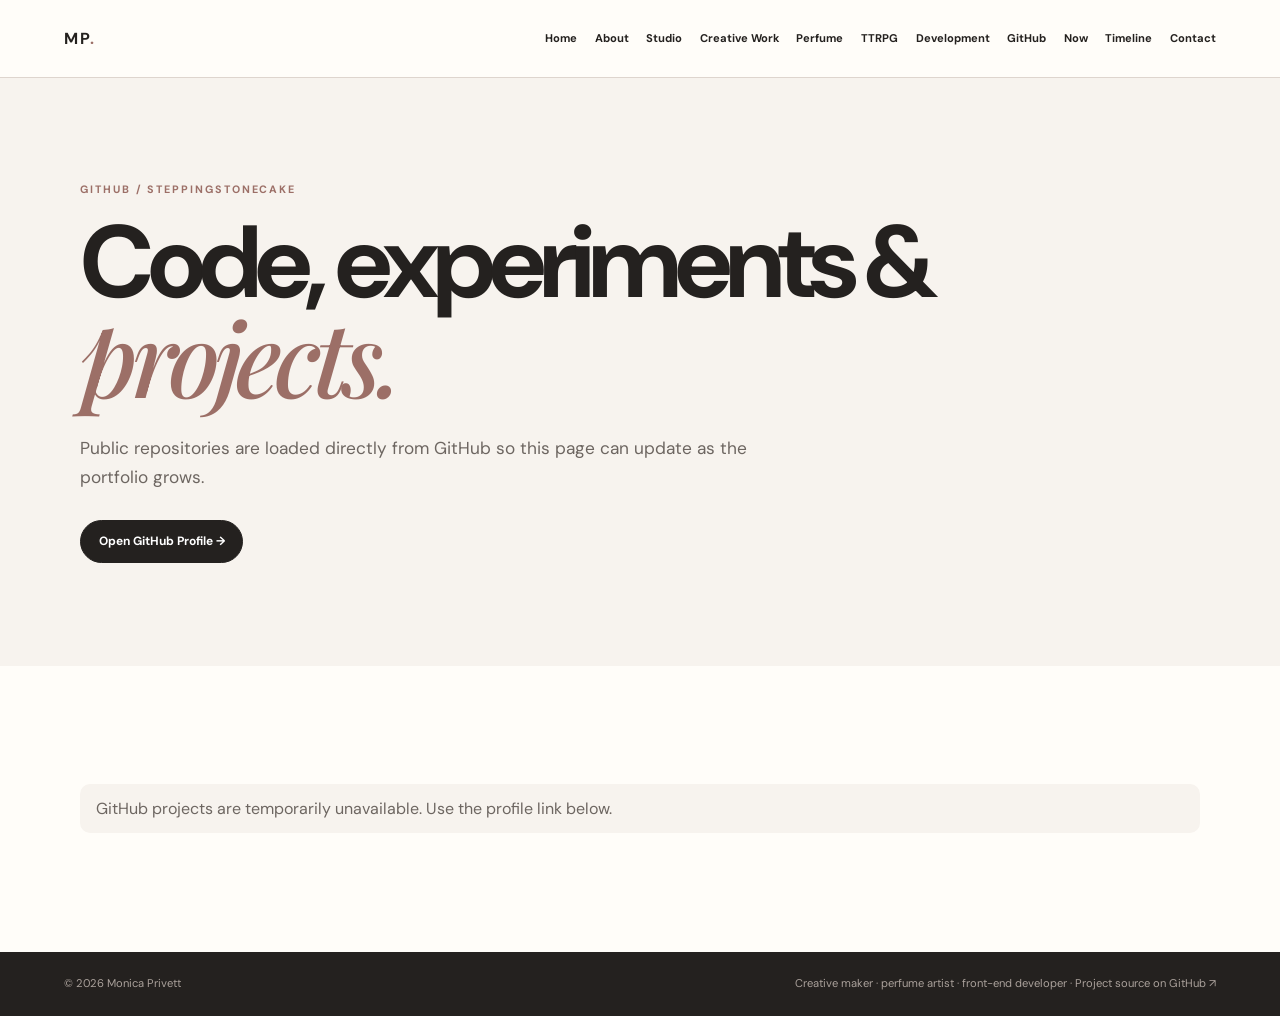
<file: monica-creative-portfolio/github.html>
<!doctype html><html lang="en"><head><meta charset="utf-8"><meta name="viewport" content="width=device-width,initial-scale=1"><title>GitHub Projects | SteppingStoneCake</title><meta name="description" content="Public GitHub projects from SteppingStoneCake, automatically loaded from GitHub."><meta name="robots" content="index,follow"><meta property="og:title" content="GitHub Projects | SteppingStoneCake"><meta property="og:description" content="Public GitHub projects from SteppingStoneCake, automatically loaded from GitHub."><meta property="og:type" content="website"><meta name="twitter:card" content="summary"><link rel="stylesheet" href="css/styles.css"></head><body><header class="site-header"><a class="logo" href="index.html">MP<span>.</span></a><button class="menu-toggle" aria-label="Toggle navigation" aria-expanded="false">☰</button><nav><a href="index.html">Home</a><a href="about.html">About</a><a href="studio.html">Studio</a><a href="creative-work.html">Creative Work</a><a href="perfume.html">Perfume</a><a href="ttrpg.html">TTRPG</a><a href="development.html">Development</a><a href="github.html">GitHub</a><a href="now-creating.html">Now</a><a href="timeline.html">Timeline</a><a href="contact.html">Contact</a></nav></header><main><section class='page-hero'><div class='container'><p class='eyebrow'>GITHUB / STEPPINGSTONECAKE</p><h1>Code, experiments & <em>projects.</em></h1><p class='lead'>Public repositories are loaded directly from GitHub so this page can update as the portfolio grows.</p><div class='actions'><a class='button primary' href='https://github.com/SteppingStoneCake' target='_blank' rel='noopener'>Open GitHub Profile →</a></div></div></section><section class='section'><div class='container'><p id='github-status' class='status'>Loading public repositories…</p><div id='repo-grid' class='repo-grid'></div></div></section></main><footer><span>© 2026 Monica Privett</span><span>Creative maker · perfume artist · front-end developer · <a href="https://github.com/SteppingStoneCake/monicasfinal" target="_blank" rel="noopener noreferrer">Project source on GitHub ↗</a></span></footer><script src="js/main.js"></script><script src='js/github.js'></script></body></html>
</file>
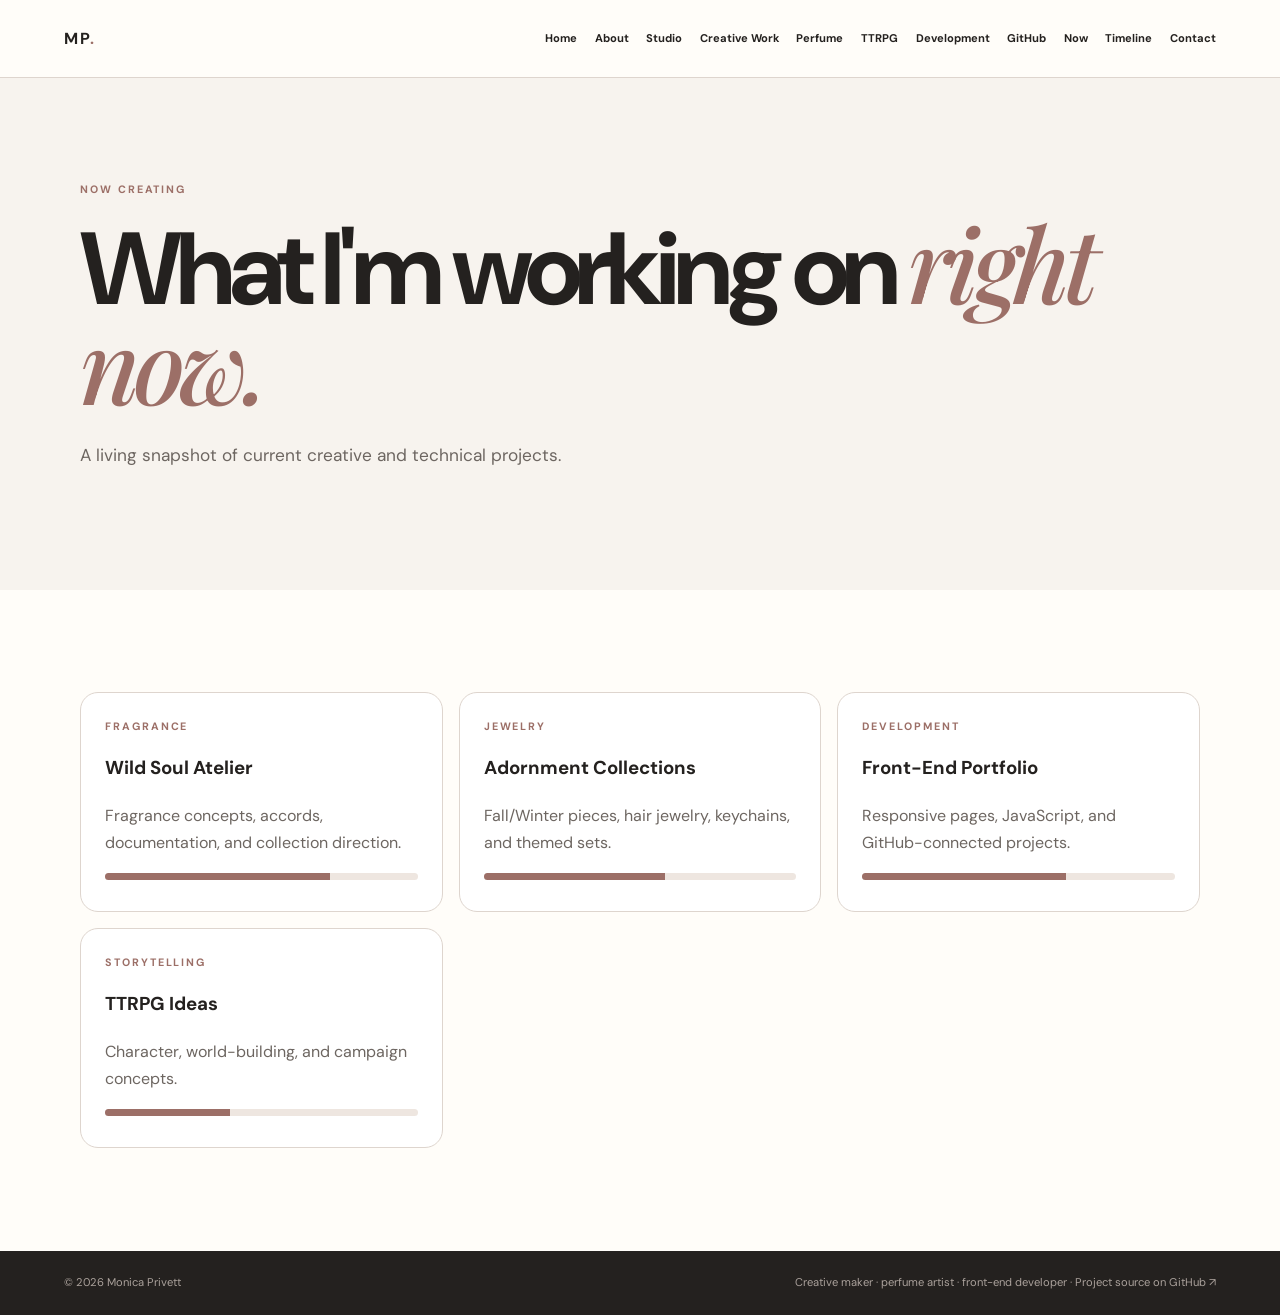
<file: monica-creative-portfolio/now-creating.html>
<!doctype html><html lang="en"><head><meta charset="utf-8"><meta name="viewport" content="width=device-width,initial-scale=1"><title>Now Creating | Monica Privett</title><meta name="description" content="Current creative and development projects Monica Privett is working on."><meta name="robots" content="index,follow"><meta property="og:title" content="Now Creating | Monica Privett"><meta property="og:description" content="Current creative and development projects Monica Privett is working on."><meta property="og:type" content="website"><meta name="twitter:card" content="summary"><link rel="stylesheet" href="css/styles.css"></head><body><header class="site-header"><a class="logo" href="index.html">MP<span>.</span></a><button class="menu-toggle" aria-label="Toggle navigation" aria-expanded="false">☰</button><nav><a href="index.html">Home</a><a href="about.html">About</a><a href="studio.html">Studio</a><a href="creative-work.html">Creative Work</a><a href="perfume.html">Perfume</a><a href="ttrpg.html">TTRPG</a><a href="development.html">Development</a><a href="github.html">GitHub</a><a href="now-creating.html">Now</a><a href="timeline.html">Timeline</a><a href="contact.html">Contact</a></nav></header><section class='page-hero'><div class='container'><p class='eyebrow'>NOW CREATING</p><h1>What I'm working on <em>right now.</em></h1><p class='lead'>A living snapshot of current creative and technical projects.</p></div></section><section class='section'><div class='container now-grid'><article class='now'><p class='eyebrow'>FRAGRANCE</p><h3>Wild Soul Atelier</h3><p class='muted'>Fragrance concepts, accords, documentation, and collection direction.</p><div class='progress'><i style='width:72%'></i></div></article><article class='now'><p class='eyebrow'>JEWELRY</p><h3>Adornment Collections</h3><p class='muted'>Fall/Winter pieces, hair jewelry, keychains, and themed sets.</p><div class='progress'><i style='width:58%'></i></div></article><article class='now'><p class='eyebrow'>DEVELOPMENT</p><h3>Front-End Portfolio</h3><p class='muted'>Responsive pages, JavaScript, and GitHub-connected projects.</p><div class='progress'><i style='width:65%'></i></div></article><article class='now'><p class='eyebrow'>STORYTELLING</p><h3>TTRPG Ideas</h3><p class='muted'>Character, world-building, and campaign concepts.</p><div class='progress'><i style='width:40%'></i></div></article></div></section><footer><span>© 2026 Monica Privett</span><span>Creative maker · perfume artist · front-end developer · <a href="https://github.com/SteppingStoneCake/monicasfinal" target="_blank" rel="noopener noreferrer">Project source on GitHub ↗</a></span></footer><script src="js/main.js"></script></body></html>
</file>
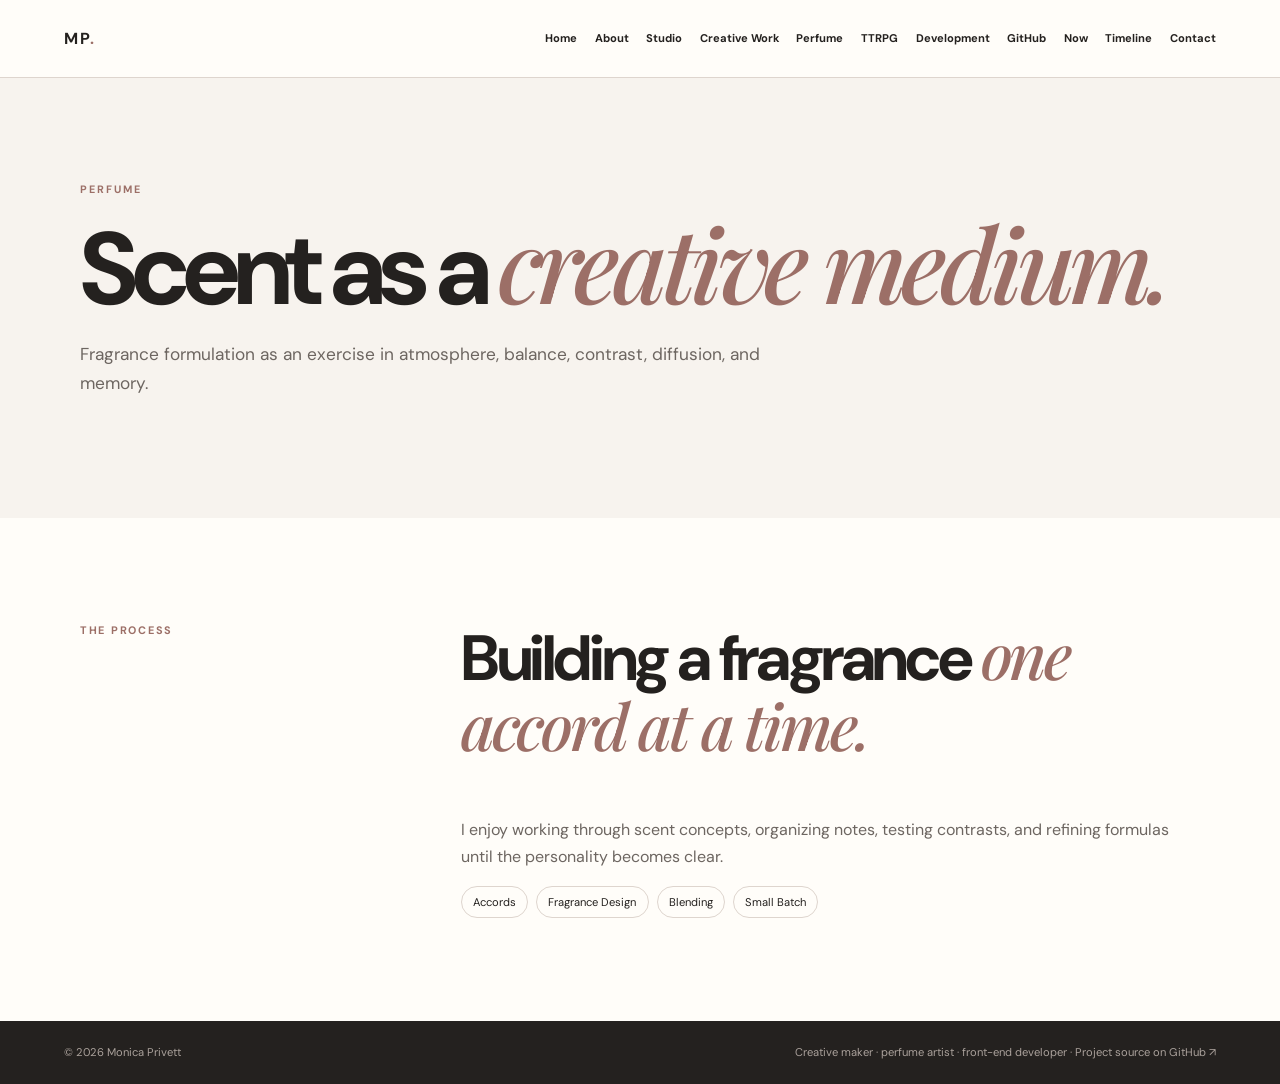
<file: monica-creative-portfolio/perfume.html>
<!doctype html><html lang="en"><head><meta charset="utf-8"><meta name="viewport" content="width=device-width,initial-scale=1"><title>Perfume Making | Monica Privett</title><meta name="description" content="Perfume making, accord building, fragrance design, and Wild Soul Atelier work."><meta name="robots" content="index,follow"><meta property="og:title" content="Perfume Making | Monica Privett"><meta property="og:description" content="Perfume making, accord building, fragrance design, and Wild Soul Atelier work."><meta property="og:type" content="website"><meta name="twitter:card" content="summary"><link rel="stylesheet" href="css/styles.css"></head><body><header class="site-header"><a class="logo" href="index.html">MP<span>.</span></a><button class="menu-toggle" aria-label="Toggle navigation" aria-expanded="false">☰</button><nav><a href="index.html">Home</a><a href="about.html">About</a><a href="studio.html">Studio</a><a href="creative-work.html">Creative Work</a><a href="perfume.html">Perfume</a><a href="ttrpg.html">TTRPG</a><a href="development.html">Development</a><a href="github.html">GitHub</a><a href="now-creating.html">Now</a><a href="timeline.html">Timeline</a><a href="contact.html">Contact</a></nav></header><section class='page-hero'><div class='container'><p class='eyebrow'>PERFUME</p><h1>Scent as a <em>creative medium.</em></h1><p class='lead'>Fragrance formulation as an exercise in atmosphere, balance, contrast, diffusion, and memory.</p></div></section><section class='section'><div class='container split'><div class='label'>THE PROCESS</div><div class='copy'><h2>Building a fragrance <em>one accord at a time.</em></h2><p class='muted'>I enjoy working through scent concepts, organizing notes, testing contrasts, and refining formulas until the personality becomes clear.</p><div class='tags'><span>Accords</span><span>Fragrance Design</span><span>Blending</span><span>Small Batch</span></div></div></div></section><footer><span>© 2026 Monica Privett</span><span>Creative maker · perfume artist · front-end developer · <a href="https://github.com/SteppingStoneCake/monicasfinal" target="_blank" rel="noopener noreferrer">Project source on GitHub ↗</a></span></footer><script src="js/main.js"></script></body></html>
</file>
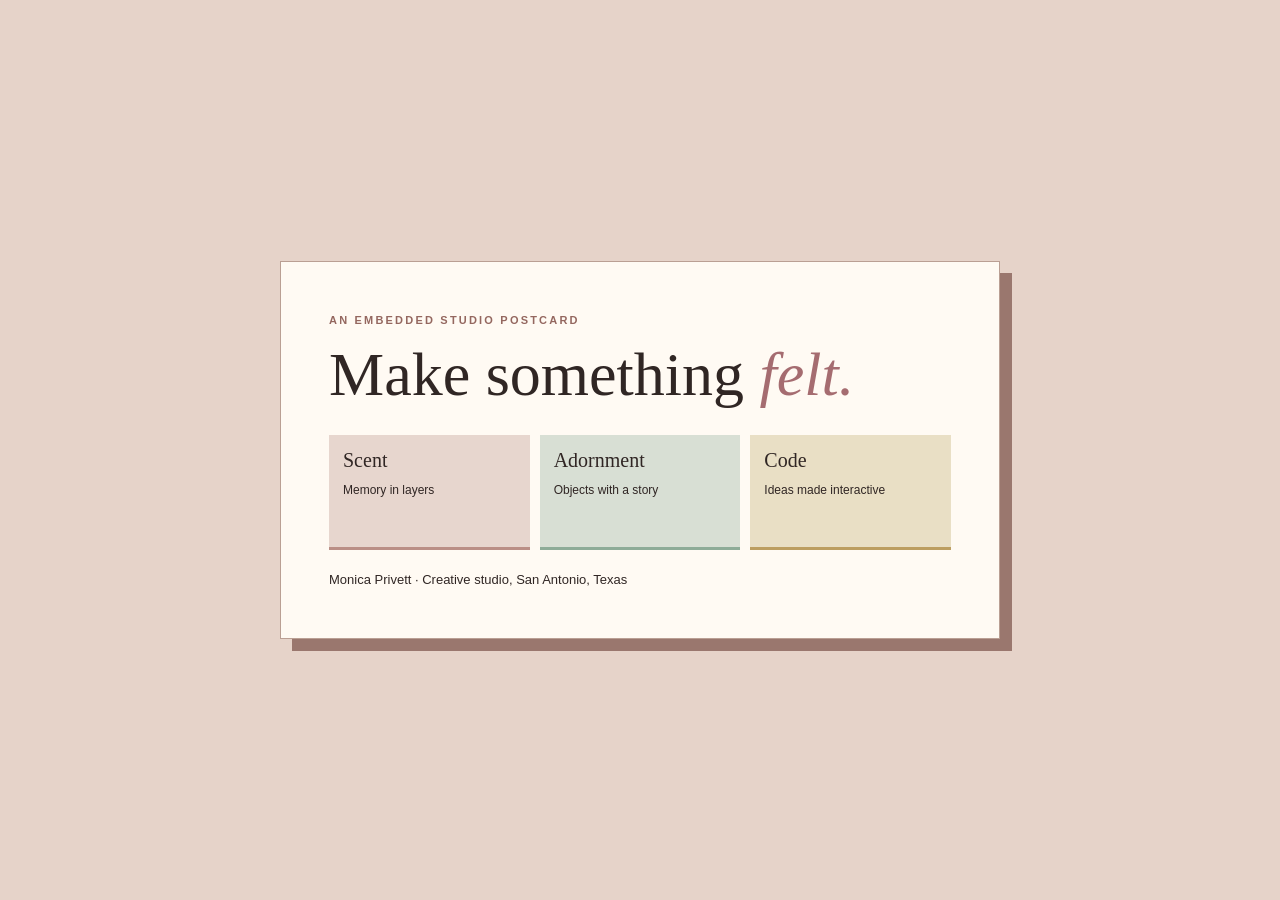
<file: monica-creative-portfolio/studio-embed.html>
<!doctype html>
<html lang="en"><head><meta charset="utf-8"><meta name="viewport" content="width=device-width,initial-scale=1"><title>Studio moodboard | Monica Privett</title>
<style>*{box-sizing:border-box}body{margin:0;background:#e6d3c9;color:#302624;font-family:Georgia,serif;min-height:100vh;display:grid;place-items:center;padding:20px}.frame{background:#fffaf3;width:min(100%,720px);padding:clamp(22px,6vw,48px);border:1px solid #ba9f93;box-shadow:12px 12px 0 #9a776e}.eyebrow{font:700 11px/1.4 Arial,sans-serif;letter-spacing:.2em;color:#94675f;text-transform:uppercase}h1{font-size:clamp(32px,7vw,62px);font-weight:400;line-height:1;margin:15px 0 30px}em{color:#a56c70}.notes{display:grid;grid-template-columns:repeat(3,1fr);gap:10px}.note{min-height:115px;padding:14px;background:#e7d6ce;border-bottom:3px solid #ba8f86}.note:nth-child(2){background:#d8dfd4;border-color:#8eac98}.note:nth-child(3){background:#e9dfc5;border-color:#bc9e61}.note strong{display:block;font-size:20px;font-weight:400;margin-bottom:8px}.note small{font:12px/1.4 Arial,sans-serif}p{font:13px/1.5 Arial,sans-serif;margin:20px 0 0}@media(max-width:480px){.notes{grid-template-columns:1fr}.note{min-height:75px}}</style></head>
<body><div class="frame"><span class="eyebrow">An embedded studio postcard</span><h1>Make something <em>felt.</em></h1><div class="notes"><div class="note"><strong>Scent</strong><small>Memory in layers</small></div><div class="note"><strong>Adornment</strong><small>Objects with a story</small></div><div class="note"><strong>Code</strong><small>Ideas made interactive</small></div></div><p>Monica Privett · Creative studio, San Antonio, Texas</p></div></body></html>
</file>
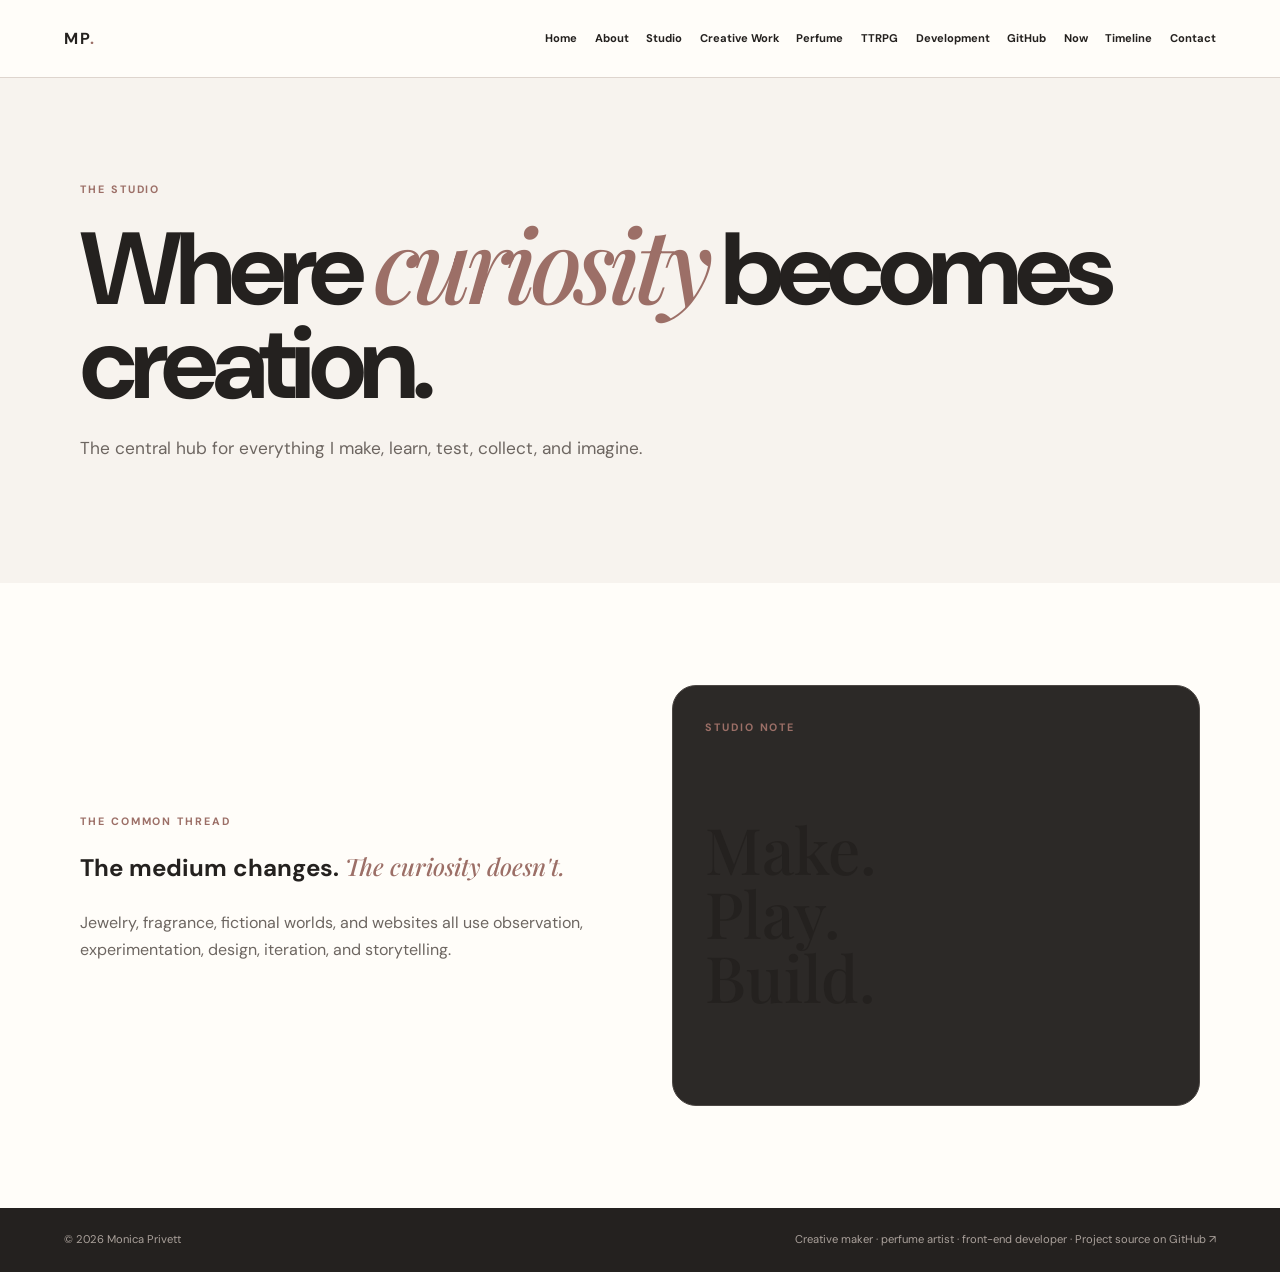
<file: monica-creative-portfolio/studio.html>
<!doctype html><html lang="en"><head><meta charset="utf-8"><meta name="viewport" content="width=device-width,initial-scale=1"><title>The Studio | Monica Privett</title><meta name="description" content="The creative studio behind Monica Privett’s craft, fragrance, storytelling, and development work."><meta name="robots" content="index,follow"><meta property="og:title" content="The Studio | Monica Privett"><meta property="og:description" content="The creative studio behind Monica Privett’s craft, fragrance, storytelling, and development work."><meta property="og:type" content="website"><meta name="twitter:card" content="summary"><link rel="stylesheet" href="css/styles.css"></head><body><header class="site-header"><a class="logo" href="index.html">MP<span>.</span></a><button class="menu-toggle" aria-label="Toggle navigation" aria-expanded="false">☰</button><nav><a href="index.html">Home</a><a href="about.html">About</a><a href="studio.html">Studio</a><a href="creative-work.html">Creative Work</a><a href="perfume.html">Perfume</a><a href="ttrpg.html">TTRPG</a><a href="development.html">Development</a><a href="github.html">GitHub</a><a href="now-creating.html">Now</a><a href="timeline.html">Timeline</a><a href="contact.html">Contact</a></nav></header><section class='page-hero'><div class='container'><p class='eyebrow'>THE STUDIO</p><h1>Where <em>curiosity</em> becomes creation.</h1><p class='lead'>The central hub for everything I make, learn, test, collect, and imagine.</p></div></section><section class='section'><div class='container feature'><div><p class='eyebrow'>THE COMMON THREAD</p><h2>The medium changes. <em>The curiosity doesn't.</em></h2><p class='muted'>Jewelry, fragrance, fictional worlds, and websites all use observation, experimentation, design, iteration, and storytelling.</p></div><div class='quote'><span class='eyebrow'>STUDIO NOTE</span><p>Make.<br>Play.<br>Build.</p></div></div></section><footer><span>© 2026 Monica Privett</span><span>Creative maker · perfume artist · front-end developer · <a href="https://github.com/SteppingStoneCake/monicasfinal" target="_blank" rel="noopener noreferrer">Project source on GitHub ↗</a></span></footer><script src="js/main.js"></script></body></html>
</file>
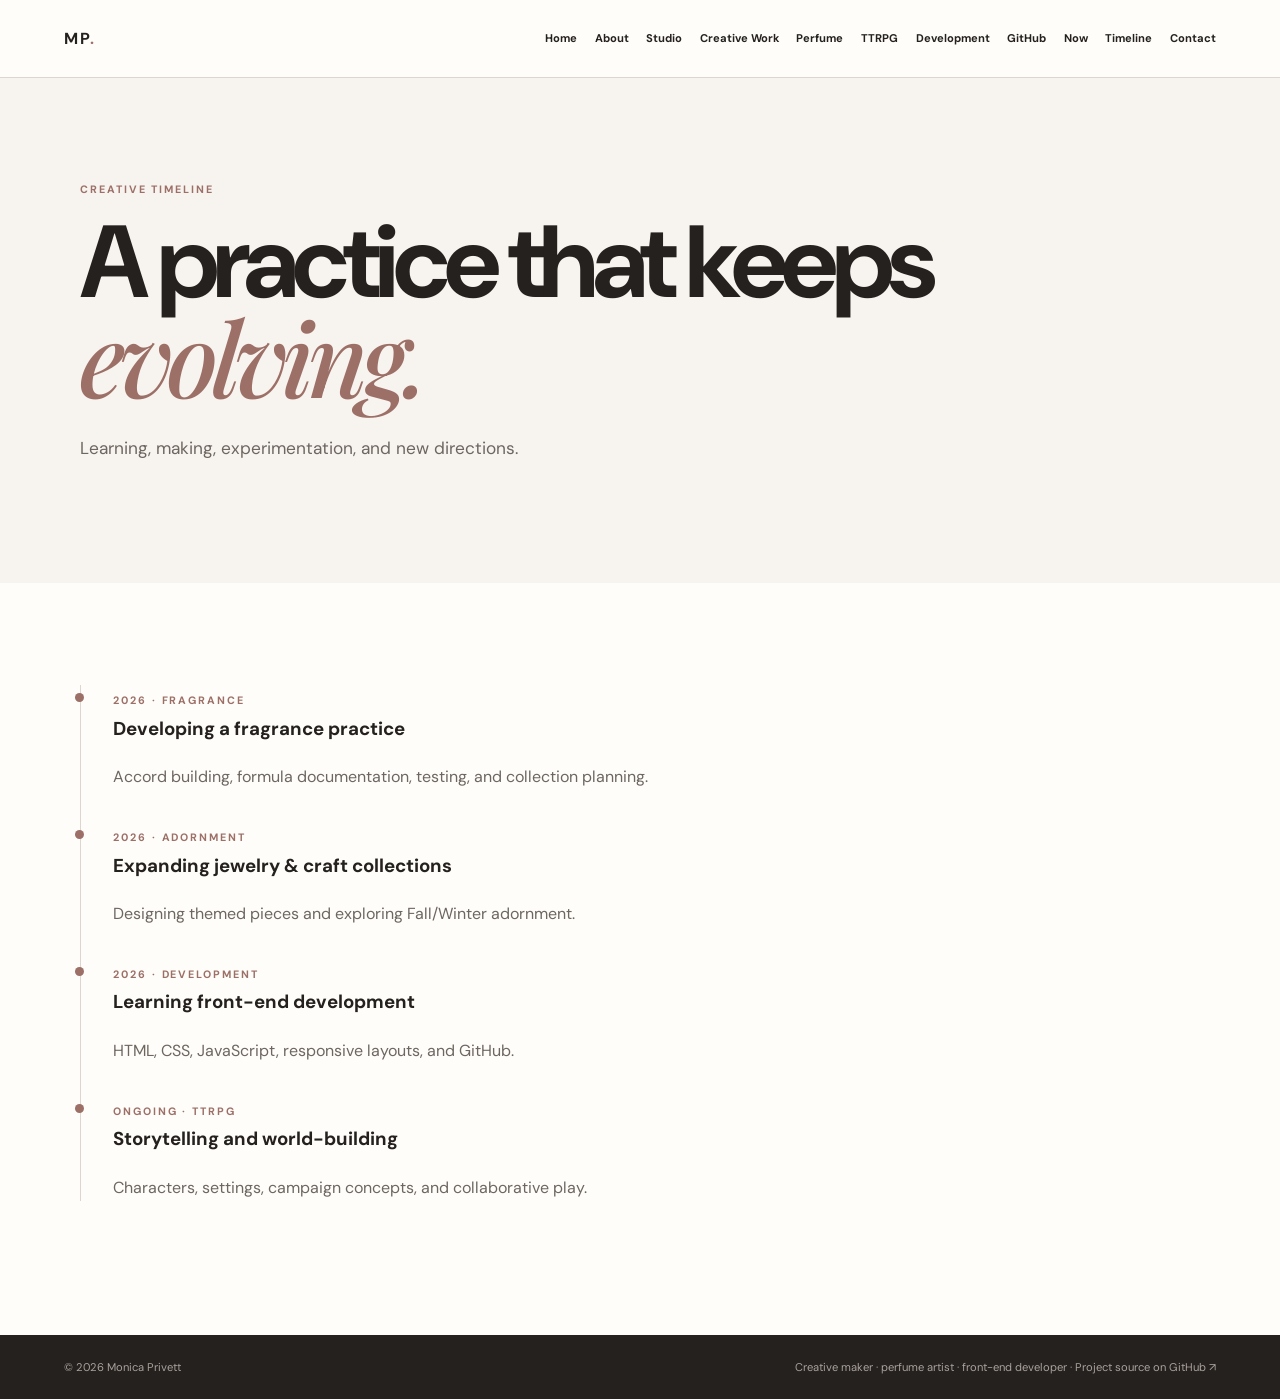
<file: monica-creative-portfolio/timeline.html>
<!doctype html><html lang="en"><head><meta charset="utf-8"><meta name="viewport" content="width=device-width,initial-scale=1"><title>Creative Timeline | Monica Privett</title><meta name="description" content="A timeline of Monica Privett’s creative work, fragrance practice, crafts, TTRPG interests, and development learning."><meta name="robots" content="index,follow"><meta property="og:title" content="Creative Timeline | Monica Privett"><meta property="og:description" content="A timeline of Monica Privett’s creative work, fragrance practice, crafts, TTRPG interests, and development learning."><meta property="og:type" content="website"><meta name="twitter:card" content="summary"><link rel="stylesheet" href="css/styles.css"></head><body><header class="site-header"><a class="logo" href="index.html">MP<span>.</span></a><button class="menu-toggle" aria-label="Toggle navigation" aria-expanded="false">☰</button><nav><a href="index.html">Home</a><a href="about.html">About</a><a href="studio.html">Studio</a><a href="creative-work.html">Creative Work</a><a href="perfume.html">Perfume</a><a href="ttrpg.html">TTRPG</a><a href="development.html">Development</a><a href="github.html">GitHub</a><a href="now-creating.html">Now</a><a href="timeline.html">Timeline</a><a href="contact.html">Contact</a></nav></header><section class='page-hero'><div class='container'><p class='eyebrow'>CREATIVE TIMELINE</p><h1>A practice that keeps <em>evolving.</em></h1><p class='lead'>Learning, making, experimentation, and new directions.</p></div></section><section class='section'><div class='container timeline'><div class='timeline-item'><span class='eyebrow'>2026 · FRAGRANCE</span><h3>Developing a fragrance practice</h3><p class='muted'>Accord building, formula documentation, testing, and collection planning.</p></div><div class='timeline-item'><span class='eyebrow'>2026 · ADORNMENT</span><h3>Expanding jewelry & craft collections</h3><p class='muted'>Designing themed pieces and exploring Fall/Winter adornment.</p></div><div class='timeline-item'><span class='eyebrow'>2026 · DEVELOPMENT</span><h3>Learning front-end development</h3><p class='muted'>HTML, CSS, JavaScript, responsive layouts, and GitHub.</p></div><div class='timeline-item'><span class='eyebrow'>ONGOING · TTRPG</span><h3>Storytelling and world-building</h3><p class='muted'>Characters, settings, campaign concepts, and collaborative play.</p></div></div></section><footer><span>© 2026 Monica Privett</span><span>Creative maker · perfume artist · front-end developer · <a href="https://github.com/SteppingStoneCake/monicasfinal" target="_blank" rel="noopener noreferrer">Project source on GitHub ↗</a></span></footer><script src="js/main.js"></script></body></html>
</file>
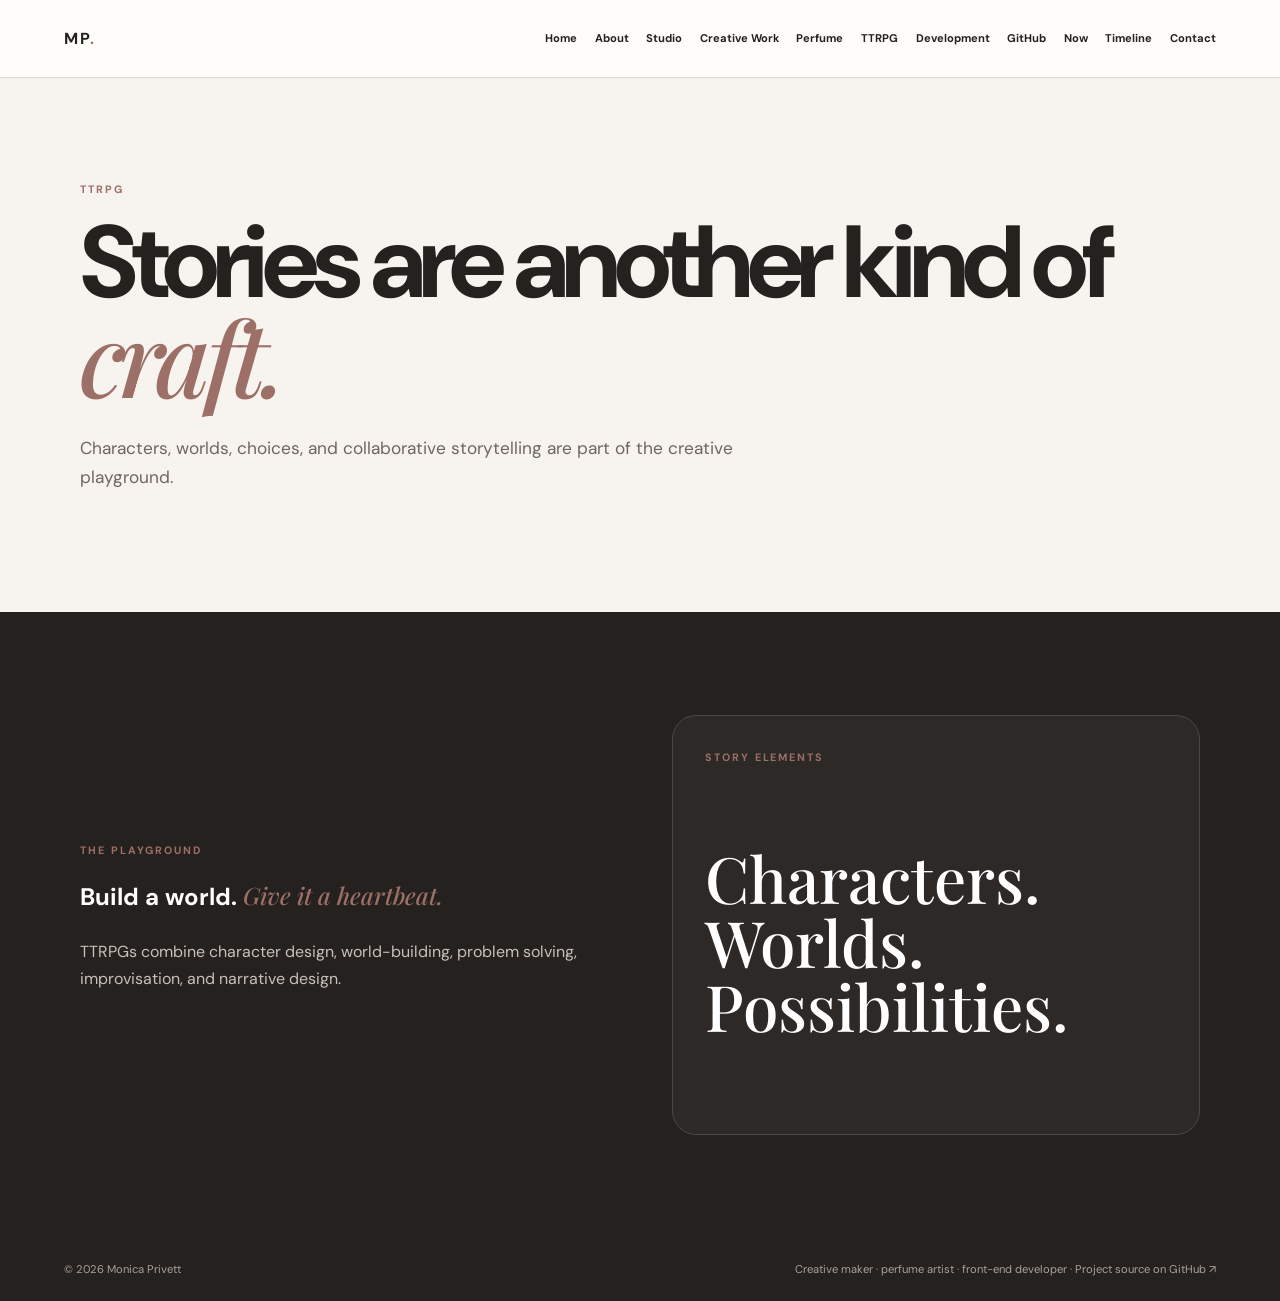
<file: monica-creative-portfolio/ttrpg.html>
<!doctype html><html lang="en"><head><meta charset="utf-8"><meta name="viewport" content="width=device-width,initial-scale=1"><title>TTRPG & Storytelling | Monica Privett</title><meta name="description" content="TTRPG storytelling, character design, world-building, and campaign ideas."><meta name="robots" content="index,follow"><meta property="og:title" content="TTRPG & Storytelling | Monica Privett"><meta property="og:description" content="TTRPG storytelling, character design, world-building, and campaign ideas."><meta property="og:type" content="website"><meta name="twitter:card" content="summary"><link rel="stylesheet" href="css/styles.css"></head><body><header class="site-header"><a class="logo" href="index.html">MP<span>.</span></a><button class="menu-toggle" aria-label="Toggle navigation" aria-expanded="false">☰</button><nav><a href="index.html">Home</a><a href="about.html">About</a><a href="studio.html">Studio</a><a href="creative-work.html">Creative Work</a><a href="perfume.html">Perfume</a><a href="ttrpg.html">TTRPG</a><a href="development.html">Development</a><a href="github.html">GitHub</a><a href="now-creating.html">Now</a><a href="timeline.html">Timeline</a><a href="contact.html">Contact</a></nav></header><section class='page-hero'><div class='container'><p class='eyebrow'>TTRPG</p><h1>Stories are another kind of <em>craft.</em></h1><p class='lead'>Characters, worlds, choices, and collaborative storytelling are part of the creative playground.</p></div></section><section class='section dark'><div class='container feature'><div><p class='eyebrow'>THE PLAYGROUND</p><h2>Build a world. <em>Give it a heartbeat.</em></h2><p class='muted'>TTRPGs combine character design, world-building, problem solving, improvisation, and narrative design.</p></div><div class='quote'><span class='eyebrow'>STORY ELEMENTS</span><p>Characters.<br>Worlds.<br>Possibilities.</p></div></div></section><footer><span>© 2026 Monica Privett</span><span>Creative maker · perfume artist · front-end developer · <a href="https://github.com/SteppingStoneCake/monicasfinal" target="_blank" rel="noopener noreferrer">Project source on GitHub ↗</a></span></footer><script src="js/main.js"></script></body></html>
</file>
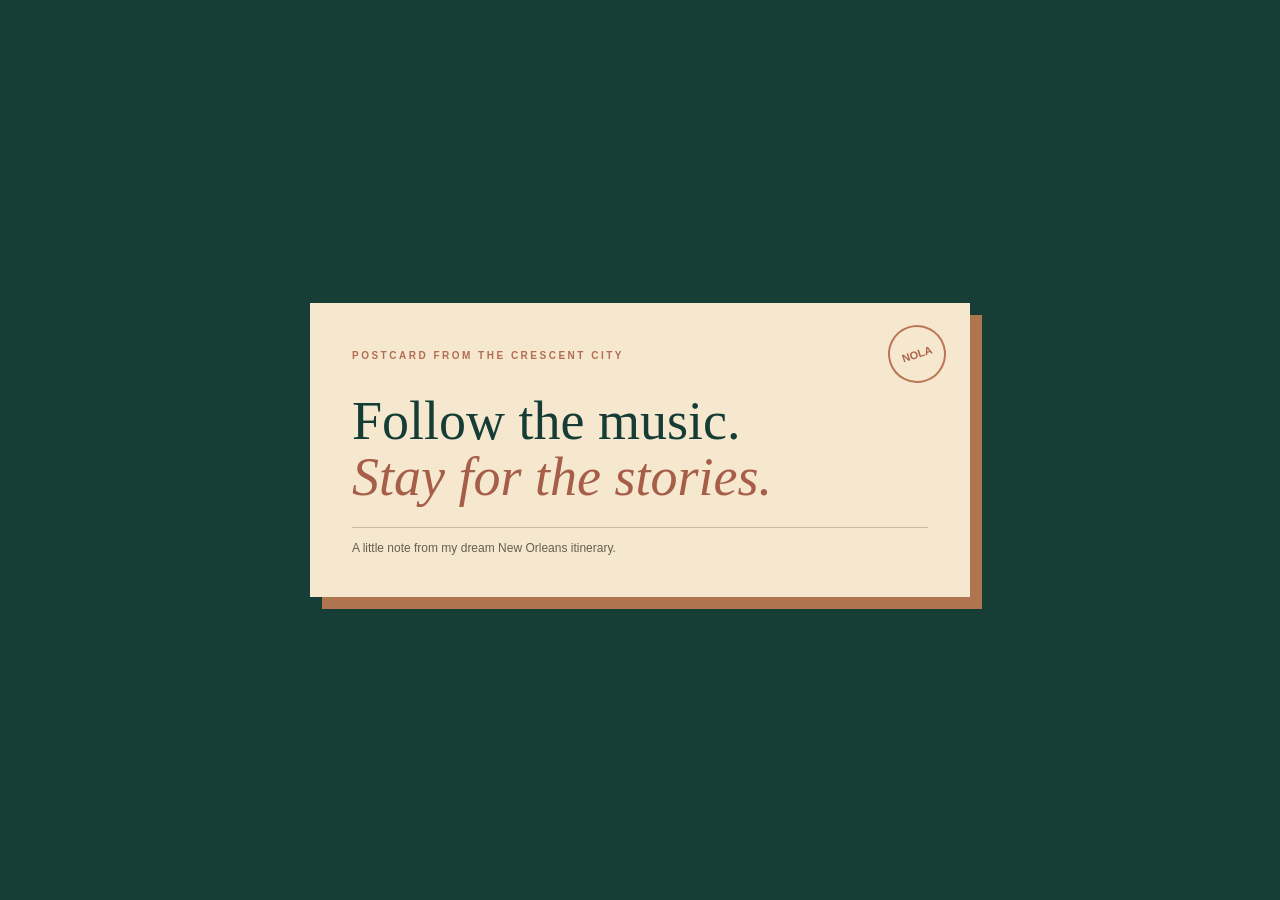
<file: new-orleans-travel/postcard.html>
<!doctype html><html lang="en"><head><meta charset="utf-8"><meta name="viewport" content="width=device-width,initial-scale=1"><title>New Orleans postcard</title><style>*{box-sizing:border-box}body{margin:0;min-height:100vh;display:grid;place-items:center;padding:18px;background:#173e36;font-family:Georgia,serif}.postcard{width:min(100%,660px);min-height:275px;background:#f5e8cf;padding:clamp(22px,5vw,42px);position:relative;box-shadow:12px 12px 0 #ae754f;color:#153d36}.postcard:before{content:"NOLA";position:absolute;right:24px;top:22px;border:2px solid #bc7656;color:#ac644d;border-radius:50%;width:54px;height:54px;display:grid;place-items:center;font:700 11px Arial;transform:rotate(-18deg)}.kicker{font:700 10px Arial;letter-spacing:.25em;text-transform:uppercase;color:#b26d52}h1{font-size:clamp(31px,6vw,54px);font-weight:400;line-height:1.04;margin:30px 0 22px}em{color:#a65e48}.line{border-top:1px solid #cdbba1;padding-top:13px;font:12px Arial;color:#665e4f}</style></head><body><div class="postcard"><span class="kicker">Postcard from the Crescent City</span><h1>Follow the music.<br><em>Stay for the stories.</em></h1><div class="line">A little note from my dream New Orleans itinerary.</div></div></body></html>
</file>
<file: monica-creative-portfolio/css/styles.css>
@import url('https://fonts.googleapis.com/css2?family=DM+Sans:wght@400;500;700&family=Playfair+Display:ital,wght@0,500;0,600;1,500;1,600&display=swap');
:root{--ink:#24211f;--muted:#6d6661;--paper:#f7f3ee;--cream:#fffdf9;--rose:#d8b8ae;--rose-dark:#9c6f67;--sage:#b7c2b1;--line:#ded5ce}
*{box-sizing:border-box}html{scroll-behavior:smooth}body{margin:0;background:var(--cream);color:var(--ink);font-family:"DM Sans",sans-serif;line-height:1.7}a{color:inherit;text-decoration:none}.site-header{height:78px;display:flex;align-items:center;justify-content:space-between;padding:0 5vw;border-bottom:1px solid var(--line);background:#fffdf9ee;position:sticky;top:0;z-index:20;backdrop-filter:blur(12px)}.logo{font-weight:700;letter-spacing:.1em}.logo span{color:var(--rose-dark)}nav{display:flex;gap:1.1rem;font-size:.7rem;font-weight:700}.menu-toggle{display:none;border:0;background:none;font-size:1.5rem}.container{width:min(1120px,88vw);margin:auto}.hero{min-height:680px;padding:9vw 0;display:grid;grid-template-columns:1.1fr .9fr;gap:5vw;align-items:center;background:var(--paper)}.eyebrow{font-size:.67rem;letter-spacing:.18em;font-weight:700;color:var(--rose-dark);margin:0 0 1rem}h1,h2,h3{margin-top:0}h1{font-size:clamp(3.7rem,8vw,7rem);line-height:.92;letter-spacing:-.06em;margin-bottom:1.5rem}h1 em,h2 em{font-family:"Playfair Display",serif;color:var(--rose-dark);font-weight:500}.lead{font-size:1.08rem;color:var(--muted);max-width:680px}.actions{display:flex;gap:.7rem;flex-wrap:wrap;margin-top:1.7rem}.button{display:inline-block;padding:.65rem 1.1rem;border:1px solid var(--ink);border-radius:999px;font-size:.75rem;font-weight:700}.primary{background:var(--ink);color:#fff}.hero-art{min-height:420px;position:relative;display:grid;place-items:center}.orb{position:absolute;border-radius:50%}.orb.a{width:380px;height:380px;background:#e4d1ca;right:0}.orb.b{width:160px;height:160px;background:#cbd5c5;left:0;bottom:4%}.paper-card{width:270px;height:350px;background:var(--cream);border:1px solid var(--line);border-radius:22px;padding:2rem;position:relative;z-index:2;box-shadow:0 25px 55px #0001;transform:rotate(4deg);display:flex;flex-direction:column;justify-content:space-between}.paper-card strong{font:500 2.5rem/1.02 "Playfair Display",serif}.section{padding:8vw 0}.alt{background:var(--paper)}.dark{background:var(--ink);color:#fff}.section-head{max-width:760px;margin-bottom:3rem}.section-head h2,.copy h2{font-size:clamp(2.7rem,5vw,5rem);line-height:1.03;letter-spacing:-.05em}.muted{color:var(--muted)}.dark .muted{color:#c8c0bb}.cards,.project-grid,.repo-grid,.now-grid{display:grid;grid-template-columns:repeat(3,1fr);gap:1rem}.card,.project,.repo,.now{border:1px solid var(--line);border-radius:18px;padding:1.5rem;background:#fff;min-height:220px}.card:nth-child(2){background:var(--rose)}.card h3,.project h3,.repo h3{font:500 1.8rem/1.1 "Playfair Display",serif;margin:1.8rem 0 .7rem}.number{font-size:.65rem;letter-spacing:.16em;color:var(--rose-dark);font-weight:700}.split,.feature{display:grid;grid-template-columns:.3fr .7fr;gap:5vw}.feature{grid-template-columns:1fr 1fr;align-items:center}.label{font-size:.68rem;letter-spacing:.16em;color:var(--rose-dark);font-weight:700}.copy{max-width:800px}.quote{min-height:320px;border:1px solid #4c4744;border-radius:24px;padding:2rem;background:#2c2927;display:flex;flex-direction:column;justify-content:space-between}.quote p{font:500 clamp(2.5rem,5vw,4.8rem)/1 "Playfair Display",serif}.tags{display:flex;gap:.5rem;flex-wrap:wrap}.tags span{border:1px solid var(--line);border-radius:999px;padding:.35rem .7rem;font-size:.7rem}.repo{min-height:210px}.repo p{color:var(--muted);font-size:.85rem}.repo-meta{display:flex;gap:1rem;flex-wrap:wrap;font-size:.68rem;color:var(--muted);margin:1rem 0}.repo a{color:var(--rose-dark);font-weight:700}.status{padding:.7rem 1rem;border-radius:10px;background:var(--paper);color:var(--muted);margin-bottom:1rem}.timeline{border-left:1px solid var(--line);padding-left:2rem}.timeline-item{margin-bottom:2rem;position:relative}.timeline-item:before{content:"";position:absolute;left:-2.35rem;top:.5rem;width:9px;height:9px;border-radius:50%;background:var(--rose-dark)}.progress{height:7px;background:#eee6e0;border-radius:99px;overflow:hidden}.progress i{display:block;height:100%;background:var(--rose-dark)}.contact{text-align:center;padding:11vw 0;background:var(--ink);color:#fff}footer{display:flex;justify-content:space-between;padding:1.4rem 5vw;background:var(--ink);color:#aaa19b;font-size:.7rem}.page-hero{padding:8vw 0;background:var(--paper)}
@media(max-width:760px){.site-header{height:70px}.menu-toggle{display:block}nav{display:none}.site-header.open nav{display:flex;position:absolute;top:70px;left:0;right:0;padding:1rem 5vw;background:var(--cream);flex-direction:column;border-bottom:1px solid var(--line)}.hero,.feature,.split{grid-template-columns:1fr}.hero{padding:16vw 0}.hero-art{min-height:350px}.orb.a{width:300px;height:300px}.paper-card{width:230px;height:300px}.section{padding:15vw 0}.cards,.project-grid,.repo-grid,.now-grid{grid-template-columns:1fr}.split{gap:2rem}footer{flex-direction:column;gap:.4rem}}

/* Final project demonstrations and responsive refinements */
.hero > div:first-child{padding-left:max(6vw,calc((100vw - 1120px)/2))}.hero-art{overflow:hidden}.site-header nav a:hover,.site-header nav a:focus-visible,footer a:hover,footer a:focus-visible{color:var(--rose-dark);text-decoration:underline;text-underline-offset:4px}.menu-toggle{cursor:pointer;color:var(--ink)}.filter-grid{display:grid;grid-template-columns:repeat(3,minmax(0,1fr));gap:1.2rem}.filter-card{margin:0;background:var(--cream);border:1px solid var(--line);border-radius:16px;overflow:hidden}.filter-card img{display:block;width:100%;aspect-ratio:4/3;object-fit:cover}.filter-vintage{filter:sepia(.85) contrast(1.15) brightness(.95)}.filter-dusk{filter:hue-rotate(165deg) saturate(.65) contrast(1.08)}.filter-card figcaption{padding:1rem 1.2rem;font:500 1.35rem "Playfair Display",serif}.filter-card figcaption span{display:block;font:700 .65rem "DM Sans",sans-serif;letter-spacing:.12em;text-transform:uppercase;color:var(--rose-dark);margin-top:.3rem}.studio-frame{width:100%;height:430px;border:1px solid var(--line);border-radius:14px;background:#e6d3c9}.text-link{color:var(--rose-dark);font-weight:700;text-decoration:underline;text-underline-offset:5px}.table-scroll{overflow-x:auto;border:1px solid var(--line);border-radius:14px;background:var(--cream)}table{width:100%;border-collapse:collapse;min-width:580px;text-align:left}caption{caption-side:top;text-align:left;padding:1rem 1.25rem;color:var(--muted);font-size:.8rem}th,td{padding:1rem 1.25rem;border-top:1px solid var(--line)}thead{background:#eadbd3}thead th{font-size:.7rem;letter-spacing:.13em;text-transform:uppercase}tbody th{font-family:"Playfair Display",serif;font-size:1.2rem;font-weight:500}tbody tr:nth-child(even){background:#f9f3ee}.contact h2{font-size:clamp(2.6rem,5vw,5rem);line-height:1.05}.contact em{font-family:"Playfair Display",serif;color:var(--rose);font-weight:500}.centered{justify-content:center}.light{border-color:#e6d8ce;color:#fff}.light:hover{background:#fff;color:var(--ink)}a:focus-visible,button:focus-visible{outline:3px solid var(--rose-dark);outline-offset:3px}
@media(max-width:1150px){.menu-toggle{display:block}.site-header nav{display:none}.site-header.open nav{display:flex;position:absolute;top:100%;left:0;right:0;padding:1rem 5vw;background:var(--cream);flex-direction:column;border-bottom:1px solid var(--line);max-height:calc(100vh - 78px);overflow:auto;gap:.75rem;font-size:.85rem}}
@media(max-width:760px){.hero>div:first-child{padding:0 6vw}.filter-grid{grid-template-columns:1fr}.studio-frame{height:460px}.hero-art{width:100%}.site-header.open nav{max-height:calc(100vh - 70px)}.page-hero{padding:15vw 0}}
@media(min-width:761px) and (max-width:1000px){.filter-grid{gap:.6rem}.hero>div:first-child{padding-left:6vw}}
@media(prefers-reduced-motion:reduce){html{scroll-behavior:auto}}
</file>
<file: new-orleans-travel/styles.css>
@import url('https://fonts.googleapis.com/css2?family=DM+Sans:wght@400;500;600;700&family=Playfair+Display:ital,wght@0,400;0,500;1,400;1,500&display=swap');
:root{--ink:#1e2d29;--forest:#183e35;--cream:#f5efe4;--paper:#fffaf1;--gold:#e9bc79;--rust:#ab664d;--sage:#d7decf;--line:#d9d0c3;--muted:#5c665f}
*{box-sizing:border-box}html{scroll-behavior:smooth}body{margin:0;background:var(--paper);color:var(--ink);font-family:'DM Sans',sans-serif;line-height:1.65}a{color:inherit}img{max-width:100%}.container{width:min(1180px,88vw);margin:auto}.skip{position:absolute;top:-100px;left:1rem;background:#fff;padding:.7rem;z-index:100}.skip:focus{top:1rem}.site-header{height:84px;padding:0 6vw;display:flex;align-items:center;justify-content:space-between;background:var(--paper);border-bottom:1px solid var(--line);position:relative;z-index:10}.brand{display:flex;align-items:center;gap:.9rem;text-decoration:none}.brand-mark,.footer-brand{font:500 2rem/.8 'Playfair Display',serif;letter-spacing:-.09em}.brand-mark span,.footer-brand span{color:var(--rust);font-size:.6em;vertical-align:top;padding:0 .1em}.brand-text{font-size:.78rem;line-height:1.15;font-weight:700;text-transform:uppercase;letter-spacing:.12em}.brand-text small{font-size:.6rem;color:var(--rust);font-weight:600;letter-spacing:.13em;text-transform:lowercase}.site-header nav{display:flex;align-items:center;gap:2rem}.site-header nav a{text-decoration:none;font-size:.75rem;font-weight:700;letter-spacing:.02em}.site-header nav a:hover,.site-header nav a:focus-visible{color:var(--rust)}.nav-cta{border:1px solid var(--forest);border-radius:30px;padding:.55rem .9rem}.menu-toggle{display:none}.hero{display:grid;grid-template-columns:1fr 1.04fr;min-height:650px;background:var(--forest);color:#fff}.hero-copy{padding:clamp(65px,9vw,125px) 6vw 40px max(6vw,calc((100vw - 1180px)/2));display:flex;flex-direction:column;align-items:flex-start}.eyebrow{font-size:.65rem;font-weight:700;letter-spacing:.23em;color:var(--rust);margin:0 0 1.3rem}.eyebrow.light{color:var(--gold)}h1,h2,h3,p{margin-top:0}h1,h2,h3{font-family:'Playfair Display',serif;font-weight:400}h1{font-size:clamp(4.2rem,7.6vw,8rem);line-height:.98;letter-spacing:-.055em;margin-bottom:2rem}h1 em,h2 em{color:var(--gold);font-weight:400}h2{font-size:clamp(2.75rem,4.6vw,5.1rem);line-height:1.06;letter-spacing:-.045em;margin-bottom:0}h2 em{color:var(--rust)}.hero-lead{max-width:460px;font-size:1.03rem;color:#ebebdc}.hero-actions{display:flex;align-items:center;flex-wrap:wrap;gap:1.5rem;margin-top:1.1rem}.button{display:inline-flex;gap:1rem;align-items:center;border-radius:100px;padding:.8rem 1.25rem;text-decoration:none;font-size:.76rem;font-weight:700;transition:transform .2s}.button:hover{transform:translateY(-3px)}.button-cream{background:var(--cream);color:var(--ink)}.underlined{color:#fff;text-decoration:underline;text-underline-offset:6px;font-size:.77rem;font-weight:700}.hero-index{margin-top:auto;padding-top:4rem;width:100%;display:flex;justify-content:space-between;color:#b7c8bd;font-size:.6rem;letter-spacing:.17em}.hero-image{position:relative;min-height:550px;overflow:hidden}.hero-image img{width:100%;height:100%;object-fit:cover;display:block}.image-label{position:absolute;bottom:32px;right:32px;background:var(--paper);color:var(--ink);padding:.7rem 1rem;font:italic 1rem 'Playfair Display',serif;box-shadow:5px 5px 0 #183e3555}.image-label span{color:var(--rust);padding-left:.6rem}.section{padding:clamp(85px,10vw,150px) 0}.intro{background:var(--cream)}.intro-grid{display:grid;grid-template-columns:.9fr 1.1fr;gap:9vw}.intro-lead{font:400 clamp(1.3rem,2vw,1.9rem)/1.5 'Playfair Display',serif;margin:0 0 1rem}.small-note{font-size:.8rem;color:var(--muted)}.section-top{display:flex;justify-content:space-between;align-items:end;gap:4rem;margin-bottom:2.7rem}.section-top>p{max-width:300px;color:var(--muted);font-size:.86rem;margin:0 0 .2rem}.places{background:var(--paper)}.card-grid,.filter-grid{display:grid;grid-template-columns:repeat(3,minmax(0,1fr));gap:1.3rem}.place-card{background:#fff;border:1px solid var(--line);box-shadow:5px 7px 0 #e9dfcf;display:flex;flex-direction:column}.card-art{height:220px;display:flex;align-items:center;justify-content:center;position:relative;overflow:hidden}.card-art span{font:400 9rem 'Playfair Display',serif;line-height:1;opacity:.7;transform:rotate(-12deg)}.card-art b{position:absolute;right:20px;top:15px;font:.7rem 'DM Sans',sans-serif;letter-spacing:.2em}.quarter-art{background:#e5aa88;color:#8e4f43}.garden-art{background:#d2d9c4;color:#50715c}.music-art{background:#d9b98b;color:#644f54}.card-body{padding:1.55rem;display:flex;flex-direction:column;flex:1}.card-kicker{font-size:.62rem;letter-spacing:.16em;font-weight:700;color:var(--rust)}h3{font-size:2rem;line-height:1.1;margin:0 0 .8rem}.card-body>p:not(.card-kicker){font-size:.85rem;color:var(--muted)}.card-body>a{margin-top:auto;padding-top:1.2rem;color:var(--forest);font-size:.78rem;font-weight:700;text-underline-offset:4px}.filter-section{background:var(--sage)}.filter-grid figure{margin:0;background:var(--paper);border:1px solid #c0cbbb}.filter-grid img{width:100%;aspect-ratio:4/3;object-fit:cover;display:block}.filter-sepia{filter:sepia(.8) contrast(1.13) brightness(.93)}.filter-night{filter:hue-rotate(172deg) saturate(.8) contrast(1.12) brightness(.74)}.filter-grid figcaption{display:flex;justify-content:space-between;gap:.5rem;padding:1rem 1.15rem}.filter-grid figcaption strong{font:1.2rem 'Playfair Display',serif}.filter-grid figcaption span{font-size:.63rem;letter-spacing:.08em;text-transform:uppercase;color:var(--muted);align-self:center;text-align:right}.itinerary-section{background:var(--paper)}.table-wrap{overflow-x:auto;border:1px solid var(--line);background:#fff}table{width:100%;min-width:730px;border-collapse:collapse;text-align:left}caption{caption-side:top;text-align:left;padding:.8rem 1.1rem;color:var(--muted);font-size:.75rem}th,td{padding:1.25rem 1.15rem;border-top:1px solid var(--line);vertical-align:top}thead{background:var(--forest);color:#fff}thead th{font-size:.68rem;text-transform:uppercase;letter-spacing:.16em}tbody tr:nth-child(even){background:#f7f1e8}tbody th{font:1.8rem 'Playfair Display',serif;color:var(--rust);white-space:nowrap}tbody th span{display:block;font:.66rem 'DM Sans',sans-serif;text-transform:uppercase;letter-spacing:.1em;color:var(--muted)}tbody td{font-size:.84rem}.table-note{font-size:.73rem;color:var(--muted);margin:1rem 0 0}.table-note a{color:var(--forest);font-weight:700}.embed-section{background:#eae3d7}.embed-grid{display:grid;grid-template-columns:1fr 1fr;gap:1.4rem}.embed-card{background:var(--paper);padding:1rem;border:1px solid var(--line)}.embed-heading{display:flex;justify-content:space-between;align-items:center;padding:.3rem .4rem 1rem;gap:1rem;font-size:.64rem;letter-spacing:.14em;font-weight:700}.embed-heading a{font-size:.68rem;letter-spacing:0;text-transform:none}.embed-card iframe{display:block;width:100%;height:310px;border:0;background:var(--forest)}.embed-card p{font-size:.75rem;color:var(--muted);margin:.85rem .4rem .3rem}.closing{padding:clamp(85px,10vw,145px) 0;background:var(--forest);color:#fff}.closing-grid{display:grid;grid-template-columns:1fr .65fr;align-items:end;gap:8vw}.closing h2{font-size:clamp(3.2rem,6vw,6.4rem)}.closing h2 em{color:var(--gold)}.closing p:not(.eyebrow){color:#dde7de;font-size:.95rem;max-width:370px}.closing .button{margin-top:1rem}footer{background:#102d28;color:#d2d6c9;padding:2.5rem 0}.footer-grid{display:grid;grid-template-columns:1fr 1.2fr 1fr;align-items:start;gap:2rem}.footer-brand small{display:block;font:600 .58rem 'DM Sans',sans-serif;letter-spacing:.15em;text-transform:uppercase;margin-top:.8rem}.footer-grid p{font-size:.7rem;color:#b2c2b7}.footer-links{display:flex;flex-direction:column;gap:.7rem;align-items:flex-start}.footer-links a{font-size:.73rem;color:#eee6d5;text-underline-offset:4px}a:focus-visible,button:focus-visible{outline:3px solid #f3b66a;outline-offset:4px}
@media(max-width:980px){.site-header nav{gap:1rem}.hero{grid-template-columns:1fr 1fr}.hero-copy{padding-left:6vw}.hero-index{gap:1rem}.filter-grid figcaption{display:block}.filter-grid figcaption span{display:block;text-align:left;margin-top:.25rem}}
@media(max-width:760px){.site-header{height:70px}.menu-toggle{display:flex;flex-direction:column;justify-content:center;gap:5px;width:44px;height:44px;border:0;background:none;cursor:pointer}.menu-toggle span{width:23px;height:2px;background:var(--ink)}.site-header nav{display:none;position:absolute;top:70px;left:0;right:0;background:var(--paper);border-bottom:1px solid var(--line);padding:1rem 6vw 1.5rem;flex-direction:column;align-items:stretch;gap:0;box-shadow:0 12px 18px #0001}.site-header.open nav{display:flex}.site-header nav a{padding:.65rem 0}.site-header nav .nav-cta{padding:.65rem .9rem;align-self:flex-start;margin-top:.5rem}.hero{display:flex;flex-direction:column}.hero-copy{padding:70px 6vw 45px}.hero h1{font-size:clamp(3.7rem,15vw,6rem)}.hero-index{padding-top:3rem}.hero-image{min-height:330px;height:48vw}.hero-image img{height:100%}.intro-grid,.closing-grid,.embed-grid{grid-template-columns:1fr;gap:2.5rem}.section-top{display:block}.section-top>p{margin-top:1.2rem;max-width:580px}.card-grid,.filter-grid{grid-template-columns:1fr}.card-art{height:180px}.filter-grid img{aspect-ratio:16/9}.filter-grid figcaption{display:flex}.filter-grid figcaption span{text-align:right;margin:0}.footer-grid{grid-template-columns:1fr;gap:1rem}.footer-links{margin-top:.5rem}.embed-card iframe{height:320px}}
@media(max-width:420px){.hero-index{font-size:.55rem;flex-direction:column;gap:.4rem}.hero-actions{align-items:flex-start;flex-direction:column}.image-label{bottom:15px;right:15px;font-size:.8rem}.filter-grid figcaption{display:block}.filter-grid figcaption span{text-align:left;margin-top:.2rem}}
@media(prefers-reduced-motion:reduce){html{scroll-behavior:auto}.button{transition:none}}
</file>
